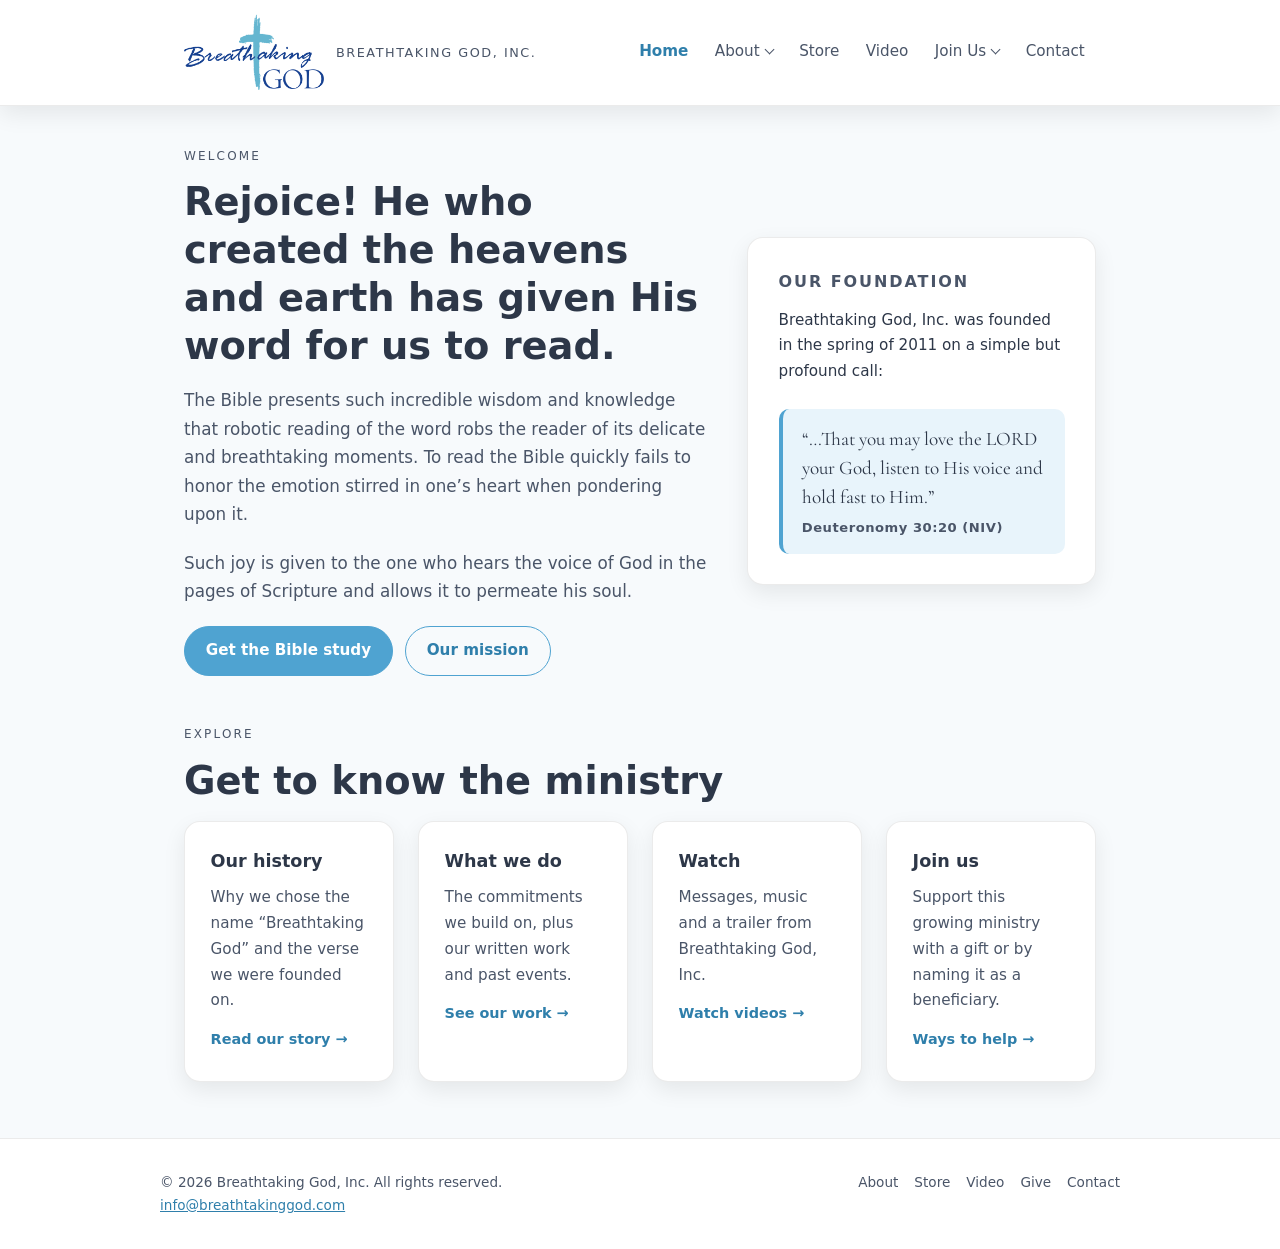
<file: index.html>
<!DOCTYPE html>
<html lang="en">
<head>
  <meta charset="UTF-8" />
  <meta name="viewport" content="width=device-width, initial-scale=1" />
  <title>Breathtaking God, Inc.</title>
  <meta name="description" content="Breathtaking God, Inc. is a ministry founded in 2011 to help hearts slow down, listen for God's voice in Scripture, and respond to His Word." />
  <link rel="icon" href="favicon.png" />
  <link rel="preconnect" href="https://fonts.googleapis.com" />
  <link rel="preconnect" href="https://fonts.gstatic.com" crossorigin />
  <link href="https://fonts.googleapis.com/css2?family=Cormorant+Garamond:ital,wght@0,500;0,600;1,500&display=swap" rel="stylesheet" />
  <link rel="stylesheet" href="styles.css" />
</head>

<body>
  <a class="skip-link" href="#main">Skip to content</a>

  <header class="site-header">
    <div class="nav">
      <a class="nav-brand" href="index.html">
        <img class="nav-logo" src="BreathtakingGodLogo.png" alt="Breathtaking God logo" width="140" height="29" />
        <span class="nav-title">Breathtaking God, Inc.</span>
      </a>

      <button class="nav-toggle" type="button" aria-expanded="false" aria-controls="site-nav">Menu</button>

      <nav id="site-nav" class="nav-links" aria-label="Main">
        <ul>
        <li><a href="index.html" aria-current="page">Home</a></li>
        <li class="has-sub"><a href="history.html">About</a><ul class="sub"><li><a href="history.html">History</a></li><li><a href="mission.html">Mission Statement</a></li><li><a href="what.html">What We Do</a></li></ul></li>
        <li><a href="store.html">Store</a></li>
        <li><a href="video.html">Video</a></li>
        <li class="has-sub"><a href="join.html">Join Us</a><ul class="sub"><li><a href="give.html">Give</a></li><li><a href="designate.html">Designate</a></li></ul></li>
        <li><a href="contact.html">Contact</a></li>
        </ul>
      </nav>
    </div>
  </header>

  <main id="main">
    <section class="hero">
      <div>
        <p class="section-label">Welcome</p>
        <h1 class="section-title">Rejoice! He who created the heavens and earth has given His word for us to read.</h1>

        <p class="hero-intro">
          The Bible presents such incredible wisdom and knowledge that robotic reading of the word robs
          the reader of its delicate and breathtaking moments. To read the Bible quickly fails to honor
          the emotion stirred in one’s heart when pondering upon it.
        </p>
        <p class="hero-intro">
          Such joy is given to the one who hears the voice of God in the pages of Scripture and allows it
          to permeate his soul.
        </p>

        <div class="actions">
          <a class="btn" href="store.html">Get the Bible study</a>
          <a class="btn btn-ghost" href="mission.html">Our mission</a>
        </div>
      </div>

      <aside class="hero-card">
        <h2>Our foundation</h2>
        <p>Breathtaking God, Inc. was founded in the spring of 2011 on a simple but profound call:</p>
        <blockquote class="verse">
          “…That you may love the LORD your God, listen to His voice and hold fast to Him.”
          <cite>Deuteronomy 30:20 (NIV)</cite>
        </blockquote>
      </aside>
    </section>

    <section aria-labelledby="explore-title">
      <p class="section-label">Explore</p>
      <h2 class="section-title" id="explore-title">Get to know the ministry</h2>

      <div class="grid grid-4">
        <a class="card" href="history.html">
          <h3>Our history</h3>
          <p>Why we chose the name “Breathtaking God” and the verse we were founded on.</p>
          <span class="more">Read our story →</span>
        </a>
        <a class="card" href="what.html">
          <h3>What we do</h3>
          <p>The commitments we build on, plus our written work and past events.</p>
          <span class="more">See our work →</span>
        </a>
        <a class="card" href="video.html">
          <h3>Watch</h3>
          <p>Messages, music and a trailer from Breathtaking God, Inc.</p>
          <span class="more">Watch videos →</span>
        </a>
        <a class="card" href="join.html">
          <h3>Join us</h3>
          <p>Support this growing ministry with a gift or by naming it as a beneficiary.</p>
          <span class="more">Ways to help →</span>
        </a>
      </div>
    </section>
  </main>

  <footer>
    <div class="footer-inner">
      <div>
        &copy; 2026 Breathtaking God, Inc. All rights reserved.<br />
        <a href="mailto:info@breathtakinggod.com">info@breathtakinggod.com</a>
      </div>
      <ul class="footer-links">
        <li><a href="history.html">About</a></li>
        <li><a href="store.html">Store</a></li>
        <li><a href="video.html">Video</a></li>
        <li><a href="give.html">Give</a></li>
        <li><a href="contact.html">Contact</a></li>
      </ul>
    </div>
  </footer>

  <script>
    (function () {
      var btn = document.querySelector('.nav-toggle');
      var nav = document.getElementById('site-nav');
      btn.addEventListener('click', function () {
        var open = nav.classList.toggle('open');
        btn.setAttribute('aria-expanded', open ? 'true' : 'false');
        btn.textContent = open ? 'Close' : 'Menu';
      });
    })();
  </script>

</body>
</html>
</file>
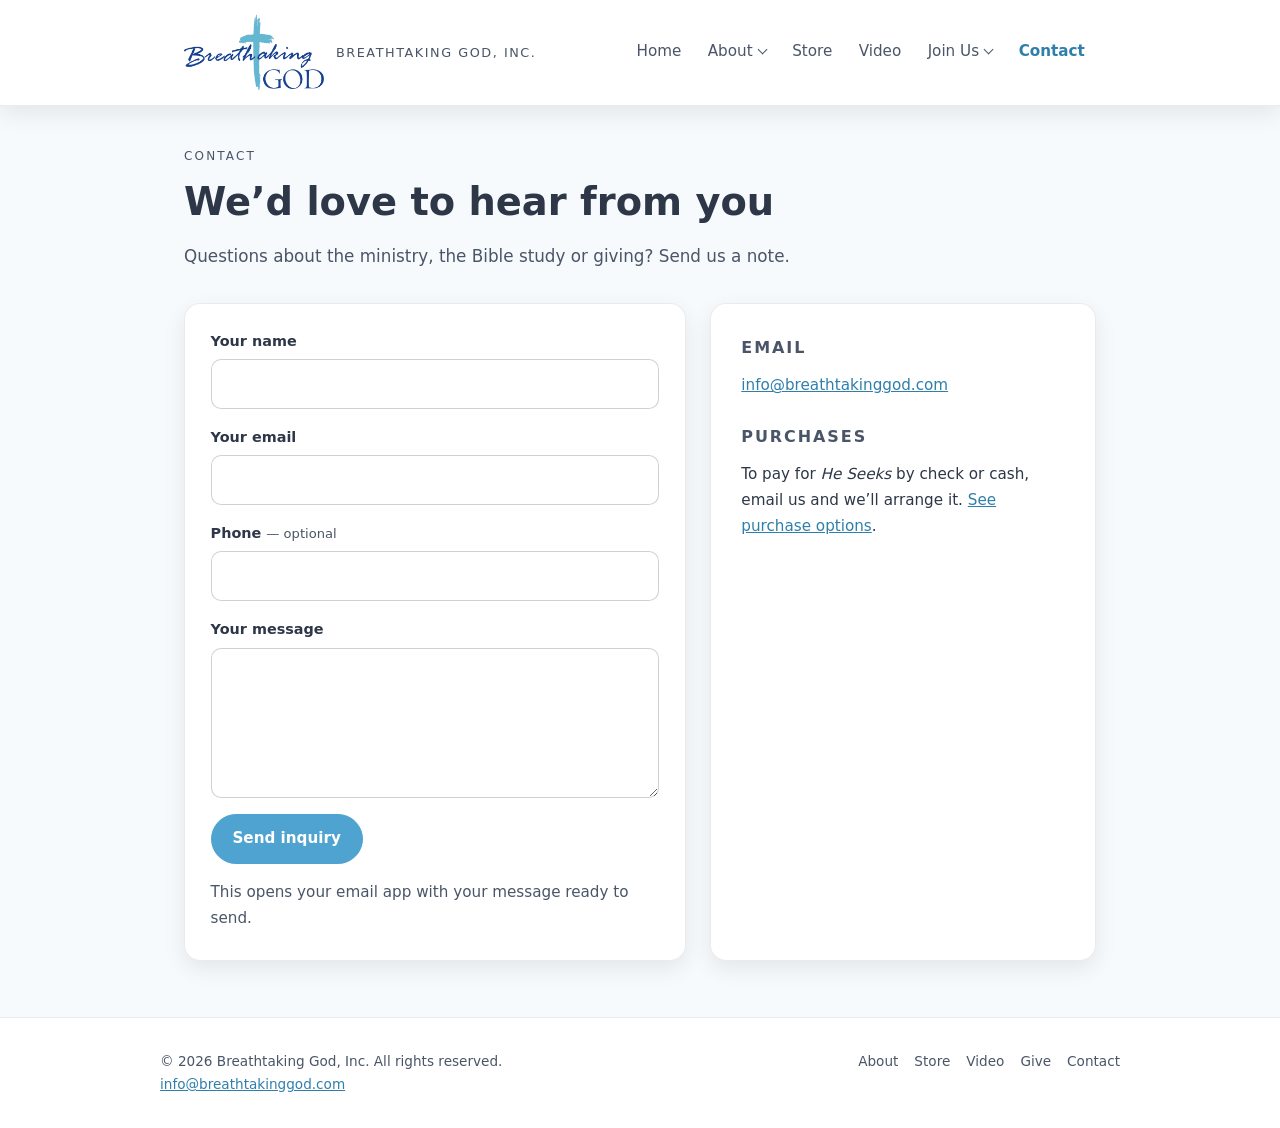
<file: contact.html>
<!DOCTYPE html>
<html lang="en">
<head>
  <meta charset="UTF-8" />
  <meta name="viewport" content="width=device-width, initial-scale=1" />
  <title>Contact – Breathtaking God, Inc.</title>
  <meta name="description" content="Contact Breathtaking God, Inc. with questions, purchase inquiries or prayer requests at info@breathtakinggod.com." />
  <link rel="icon" href="favicon.png" />
  <link rel="preconnect" href="https://fonts.googleapis.com" />
  <link rel="preconnect" href="https://fonts.gstatic.com" crossorigin />
  <link href="https://fonts.googleapis.com/css2?family=Cormorant+Garamond:ital,wght@0,500;0,600;1,500&display=swap" rel="stylesheet" />
  <link rel="stylesheet" href="styles.css" />
</head>

<body>
  <a class="skip-link" href="#main">Skip to content</a>

  <header class="site-header">
    <div class="nav">
      <a class="nav-brand" href="index.html">
        <img class="nav-logo" src="BreathtakingGodLogo.png" alt="Breathtaking God logo" width="140" height="29" />
        <span class="nav-title">Breathtaking God, Inc.</span>
      </a>

      <button class="nav-toggle" type="button" aria-expanded="false" aria-controls="site-nav">Menu</button>

      <nav id="site-nav" class="nav-links" aria-label="Main">
        <ul>
        <li><a href="index.html">Home</a></li>
        <li class="has-sub"><a href="history.html">About</a><ul class="sub"><li><a href="history.html">History</a></li><li><a href="mission.html">Mission Statement</a></li><li><a href="what.html">What We Do</a></li></ul></li>
        <li><a href="store.html">Store</a></li>
        <li><a href="video.html">Video</a></li>
        <li class="has-sub"><a href="join.html">Join Us</a><ul class="sub"><li><a href="give.html">Give</a></li><li><a href="designate.html">Designate</a></li></ul></li>
        <li><a href="contact.html" aria-current="page">Contact</a></li>
        </ul>
      </nav>
    </div>
  </header>

  <main id="main">
    <section>
      <div class="page-head">
        <p class="section-label">Contact</p>
        <h1 class="section-title">We’d love to hear from you</h1>
        <p class="lead">Questions about the ministry, the Bible study or giving? Send us a note.</p>
      </div>

      <div class="scripture-block">
        <div class="card">
          <form id="contact-form" class="form" novalidate>
            <div class="field">
              <label for="c-name">Your name</label>
              <input id="c-name" name="name" type="text" required autocomplete="name" />
            </div>
            <div class="field">
              <label for="c-email">Your email</label>
              <input id="c-email" name="email" type="email" required autocomplete="email" />
            </div>
            <div class="field">
              <label for="c-phone">Phone <span class="hint">— optional</span></label>
              <input id="c-phone" name="phone" type="tel" autocomplete="tel" />
            </div>
            <div class="field">
              <label for="c-message">Your message</label>
              <textarea id="c-message" name="message" required></textarea>
            </div>
            <div><button class="btn" type="submit">Send inquiry</button></div>
            <p class="form-note">This opens your email app with your message ready to send.</p>
          </form>
        </div>

        <aside class="hero-card">
          <h2>Email</h2>
          <p><a href="mailto:info@breathtakinggod.com?subject=Breathtaking%20God%20Inquiry">info@breathtakinggod.com</a></p>
          <h2 style="margin-top:1.5rem">Purchases</h2>
          <p>To pay for <em>He Seeks</em> by check or cash, email us and we’ll arrange it. <a href="store.html#buy">See purchase options</a>.</p>
        </aside>
      </div>
    </section>
  </main>

  <footer>
    <div class="footer-inner">
      <div>
        &copy; 2026 Breathtaking God, Inc. All rights reserved.<br />
        <a href="mailto:info@breathtakinggod.com">info@breathtakinggod.com</a>
      </div>
      <ul class="footer-links">
        <li><a href="history.html">About</a></li>
        <li><a href="store.html">Store</a></li>
        <li><a href="video.html">Video</a></li>
        <li><a href="give.html">Give</a></li>
        <li><a href="contact.html">Contact</a></li>
      </ul>
    </div>
  </footer>

  <script>
    (function () {
      var btn = document.querySelector('.nav-toggle');
      var nav = document.getElementById('site-nav');
      btn.addEventListener('click', function () {
        var open = nav.classList.toggle('open');
        btn.setAttribute('aria-expanded', open ? 'true' : 'false');
        btn.textContent = open ? 'Close' : 'Menu';
      });
    })();
  </script>
  <script>
    (function () {
      var form = document.getElementById('contact-form');
      form.addEventListener('submit', function (e) {
        e.preventDefault();
        if (!form.reportValidity()) return;
        var d = new FormData(form);
        var body = 'Name: ' + d.get('name') + '\n' +
                   'Email: ' + d.get('email') + '\n' +
                   (d.get('phone') ? 'Phone: ' + d.get('phone') + '\n' : '') +
                   '\n' + d.get('message');
        window.location.href = 'mailto:info@breathtakinggod.com?subject=' +
          encodeURIComponent('Breathtaking God Inquiry') + '&body=' + encodeURIComponent(body);
      });
    })();
  </script>
</body>
</html>
</file>
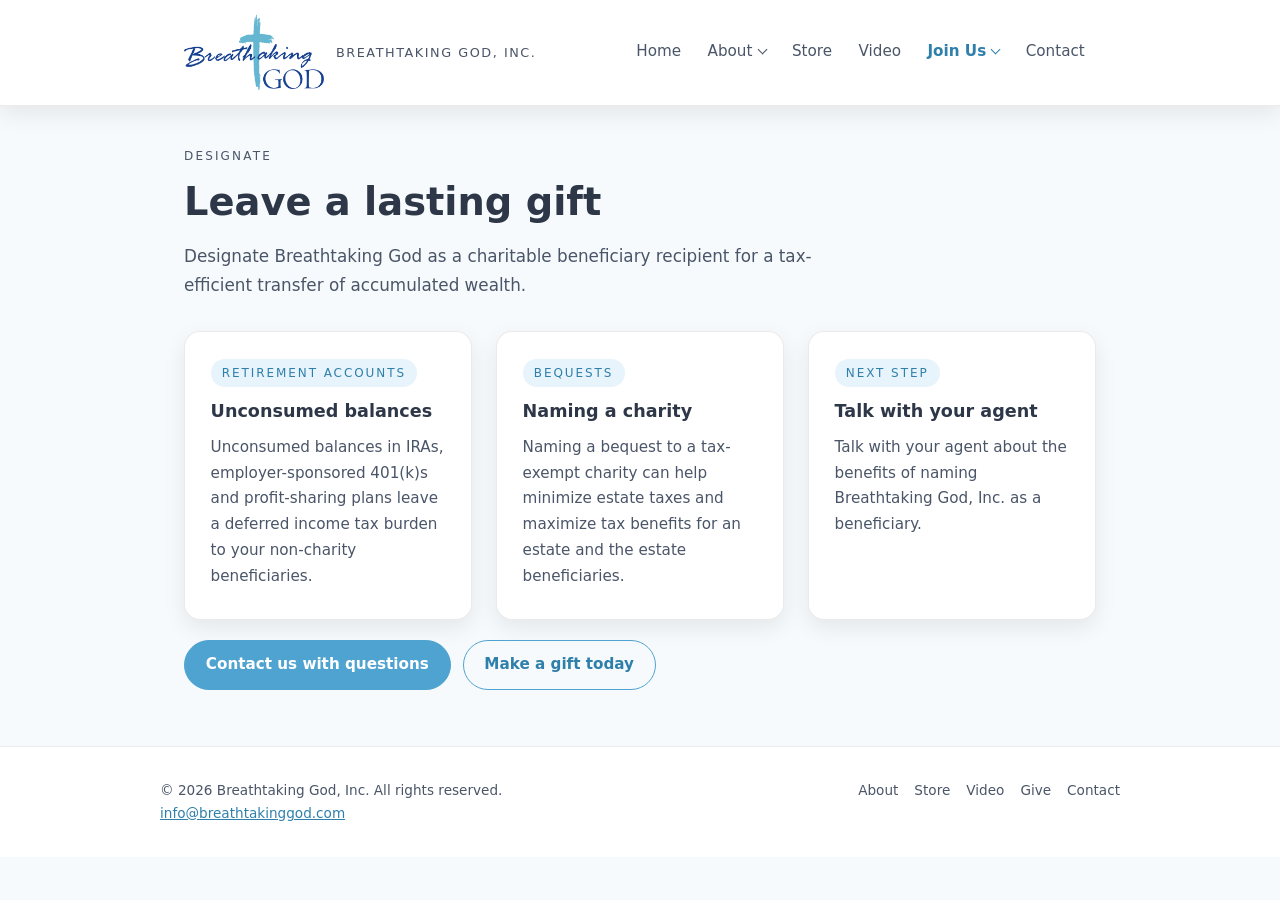
<file: designate.html>
<!DOCTYPE html>
<html lang="en">
<head>
  <meta charset="UTF-8" />
  <meta name="viewport" content="width=device-width, initial-scale=1" />
  <title>Designate – Breathtaking God, Inc.</title>
  <meta name="description" content="Designate Breathtaking God, Inc. as a charitable beneficiary for a tax-efficient transfer of accumulated wealth." />
  <link rel="icon" href="favicon.png" />
  <link rel="preconnect" href="https://fonts.googleapis.com" />
  <link rel="preconnect" href="https://fonts.gstatic.com" crossorigin />
  <link href="https://fonts.googleapis.com/css2?family=Cormorant+Garamond:ital,wght@0,500;0,600;1,500&display=swap" rel="stylesheet" />
  <link rel="stylesheet" href="styles.css" />
</head>

<body>
  <a class="skip-link" href="#main">Skip to content</a>

  <header class="site-header">
    <div class="nav">
      <a class="nav-brand" href="index.html">
        <img class="nav-logo" src="BreathtakingGodLogo.png" alt="Breathtaking God logo" width="140" height="29" />
        <span class="nav-title">Breathtaking God, Inc.</span>
      </a>

      <button class="nav-toggle" type="button" aria-expanded="false" aria-controls="site-nav">Menu</button>

      <nav id="site-nav" class="nav-links" aria-label="Main">
        <ul>
        <li><a href="index.html">Home</a></li>
        <li class="has-sub"><a href="history.html">About</a><ul class="sub"><li><a href="history.html">History</a></li><li><a href="mission.html">Mission Statement</a></li><li><a href="what.html">What We Do</a></li></ul></li>
        <li><a href="store.html">Store</a></li>
        <li><a href="video.html">Video</a></li>
        <li class="has-sub is-active"><a href="join.html">Join Us</a><ul class="sub"><li><a href="give.html">Give</a></li><li><a href="designate.html" aria-current="page">Designate</a></li></ul></li>
        <li><a href="contact.html">Contact</a></li>
        </ul>
      </nav>
    </div>
  </header>

  <main id="main">
    <section>
      <div class="page-head">
        <p class="section-label">Designate</p>
        <h1 class="section-title">Leave a lasting gift</h1>
        <p class="lead">
          Designate Breathtaking God as a charitable beneficiary recipient for a tax-efficient transfer of
          accumulated wealth.
        </p>
      </div>

      <div class="grid">
        <article class="card">
          <span class="tag">Retirement accounts</span>
          <h3>Unconsumed balances</h3>
          <p>
            Unconsumed balances in IRAs, employer-sponsored 401(k)s and profit-sharing plans leave a deferred
            income tax burden to your non-charity beneficiaries.
          </p>
        </article>
        <article class="card">
          <span class="tag">Bequests</span>
          <h3>Naming a charity</h3>
          <p>
            Naming a bequest to a tax-exempt charity can help minimize estate taxes and maximize tax benefits
            for an estate and the estate beneficiaries.
          </p>
        </article>
        <article class="card">
          <span class="tag">Next step</span>
          <h3>Talk with your agent</h3>
          <p>
            Talk with your agent about the benefits of naming Breathtaking God, Inc. as a beneficiary.
          </p>
        </article>
      </div>

      <div class="actions">
        <a class="btn" href="contact.html">Contact us with questions</a>
        <a class="btn btn-ghost" href="give.html">Make a gift today</a>
      </div>
    </section>
  </main>

  <footer>
    <div class="footer-inner">
      <div>
        &copy; 2026 Breathtaking God, Inc. All rights reserved.<br />
        <a href="mailto:info@breathtakinggod.com">info@breathtakinggod.com</a>
      </div>
      <ul class="footer-links">
        <li><a href="history.html">About</a></li>
        <li><a href="store.html">Store</a></li>
        <li><a href="video.html">Video</a></li>
        <li><a href="give.html">Give</a></li>
        <li><a href="contact.html">Contact</a></li>
      </ul>
    </div>
  </footer>

  <script>
    (function () {
      var btn = document.querySelector('.nav-toggle');
      var nav = document.getElementById('site-nav');
      btn.addEventListener('click', function () {
        var open = nav.classList.toggle('open');
        btn.setAttribute('aria-expanded', open ? 'true' : 'false');
        btn.textContent = open ? 'Close' : 'Menu';
      });
    })();
  </script>

</body>
</html>
</file>
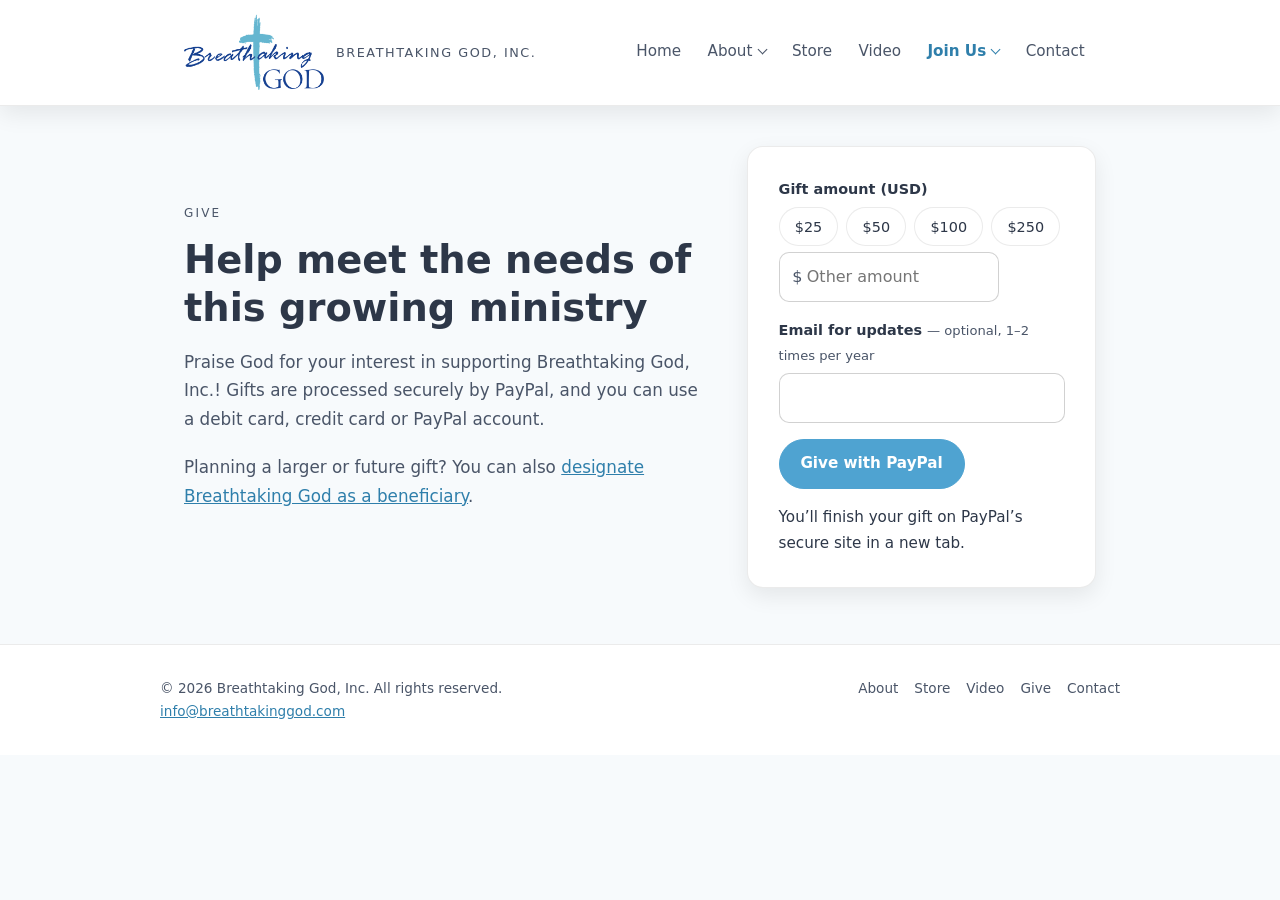
<file: give.html>
<!DOCTYPE html>
<html lang="en">
<head>
  <meta charset="UTF-8" />
  <meta name="viewport" content="width=device-width, initial-scale=1" />
  <title>Give – Breathtaking God, Inc.</title>
  <meta name="description" content="Give a gift to Breathtaking God, Inc. securely through PayPal and help meet the needs of this growing ministry." />
  <link rel="icon" href="favicon.png" />
  <link rel="preconnect" href="https://fonts.googleapis.com" />
  <link rel="preconnect" href="https://fonts.gstatic.com" crossorigin />
  <link href="https://fonts.googleapis.com/css2?family=Cormorant+Garamond:ital,wght@0,500;0,600;1,500&display=swap" rel="stylesheet" />
  <link rel="stylesheet" href="styles.css" />
</head>

<body>
  <a class="skip-link" href="#main">Skip to content</a>

  <header class="site-header">
    <div class="nav">
      <a class="nav-brand" href="index.html">
        <img class="nav-logo" src="BreathtakingGodLogo.png" alt="Breathtaking God logo" width="140" height="29" />
        <span class="nav-title">Breathtaking God, Inc.</span>
      </a>

      <button class="nav-toggle" type="button" aria-expanded="false" aria-controls="site-nav">Menu</button>

      <nav id="site-nav" class="nav-links" aria-label="Main">
        <ul>
        <li><a href="index.html">Home</a></li>
        <li class="has-sub"><a href="history.html">About</a><ul class="sub"><li><a href="history.html">History</a></li><li><a href="mission.html">Mission Statement</a></li><li><a href="what.html">What We Do</a></li></ul></li>
        <li><a href="store.html">Store</a></li>
        <li><a href="video.html">Video</a></li>
        <li class="has-sub is-active"><a href="join.html">Join Us</a><ul class="sub"><li><a href="give.html" aria-current="page">Give</a></li><li><a href="designate.html">Designate</a></li></ul></li>
        <li><a href="contact.html">Contact</a></li>
        </ul>
      </nav>
    </div>
  </header>

  <main id="main">
    <section class="hero">
      <div>
        <p class="section-label">Give</p>
        <h1 class="section-title">Help meet the needs of this growing ministry</h1>
        <p class="hero-intro">
          Praise God for your interest in supporting Breathtaking God, Inc.! Gifts are processed securely by
          PayPal, and you can use a debit card, credit card or PayPal account.
        </p>
        <p class="hero-intro">
          Planning a larger or future gift? You can also <a href="designate.html">designate Breathtaking God
          as a beneficiary</a>.
        </p>
      </div>

      <div class="hero-card">
        <form class="form" action="https://www.paypal.com/cgi-bin/webscr" method="post" target="_blank">
          <input type="hidden" name="cmd" value="_xclick" />
          <input type="hidden" name="business" value="breathtakinggod@frontier.com" />
          <input type="hidden" name="item_name" value="Donation to Breathtaking God, Inc." />
          <input type="hidden" name="currency_code" value="USD" />
          <input type="hidden" name="no_shipping" value="1" />

          <div class="field">
            <label for="amount">Gift amount (USD)</label>
            <div class="presets" role="group" aria-label="Suggested amounts">
              <button type="button" data-amount="25">$25</button>
              <button type="button" data-amount="50">$50</button>
              <button type="button" data-amount="100">$100</button>
              <button type="button" data-amount="250">$250</button>
            </div>
            <div class="amount-wrap">
              <span aria-hidden="true">$</span>
              <input id="amount" name="amount" type="number" min="1" step="0.01" inputmode="decimal" required placeholder="Other amount" />
            </div>
          </div>

          <input type="hidden" name="on1" value="Email" />
          <div class="field">
            <label for="give-email">Email for updates <span class="hint">— optional, 1–2 times per year</span></label>
            <input id="give-email" name="os1" type="email" maxlength="200" autocomplete="email" />
          </div>

          <div><button class="btn" type="submit">Give with PayPal</button></div>
          <p class="form-note">You’ll finish your gift on PayPal’s secure site in a new tab.</p>
        </form>
      </div>
    </section>
  </main>

  <footer>
    <div class="footer-inner">
      <div>
        &copy; 2026 Breathtaking God, Inc. All rights reserved.<br />
        <a href="mailto:info@breathtakinggod.com">info@breathtakinggod.com</a>
      </div>
      <ul class="footer-links">
        <li><a href="history.html">About</a></li>
        <li><a href="store.html">Store</a></li>
        <li><a href="video.html">Video</a></li>
        <li><a href="give.html">Give</a></li>
        <li><a href="contact.html">Contact</a></li>
      </ul>
    </div>
  </footer>

  <script>
    (function () {
      var btn = document.querySelector('.nav-toggle');
      var nav = document.getElementById('site-nav');
      btn.addEventListener('click', function () {
        var open = nav.classList.toggle('open');
        btn.setAttribute('aria-expanded', open ? 'true' : 'false');
        btn.textContent = open ? 'Close' : 'Menu';
      });
    })();
  </script>
  <script>
    (function () {
      var input = document.getElementById('amount');
      var btns = document.querySelectorAll('.presets button');
      btns.forEach(function (b) {
        b.addEventListener('click', function () {
          input.value = b.dataset.amount;
          btns.forEach(function (x) { x.classList.toggle('is-on', x === b); });
        });
      });
      input.addEventListener('input', function () {
        btns.forEach(function (x) { x.classList.toggle('is-on', x.dataset.amount === input.value); });
      });
    })();
  </script>
</body>
</html>
</file>
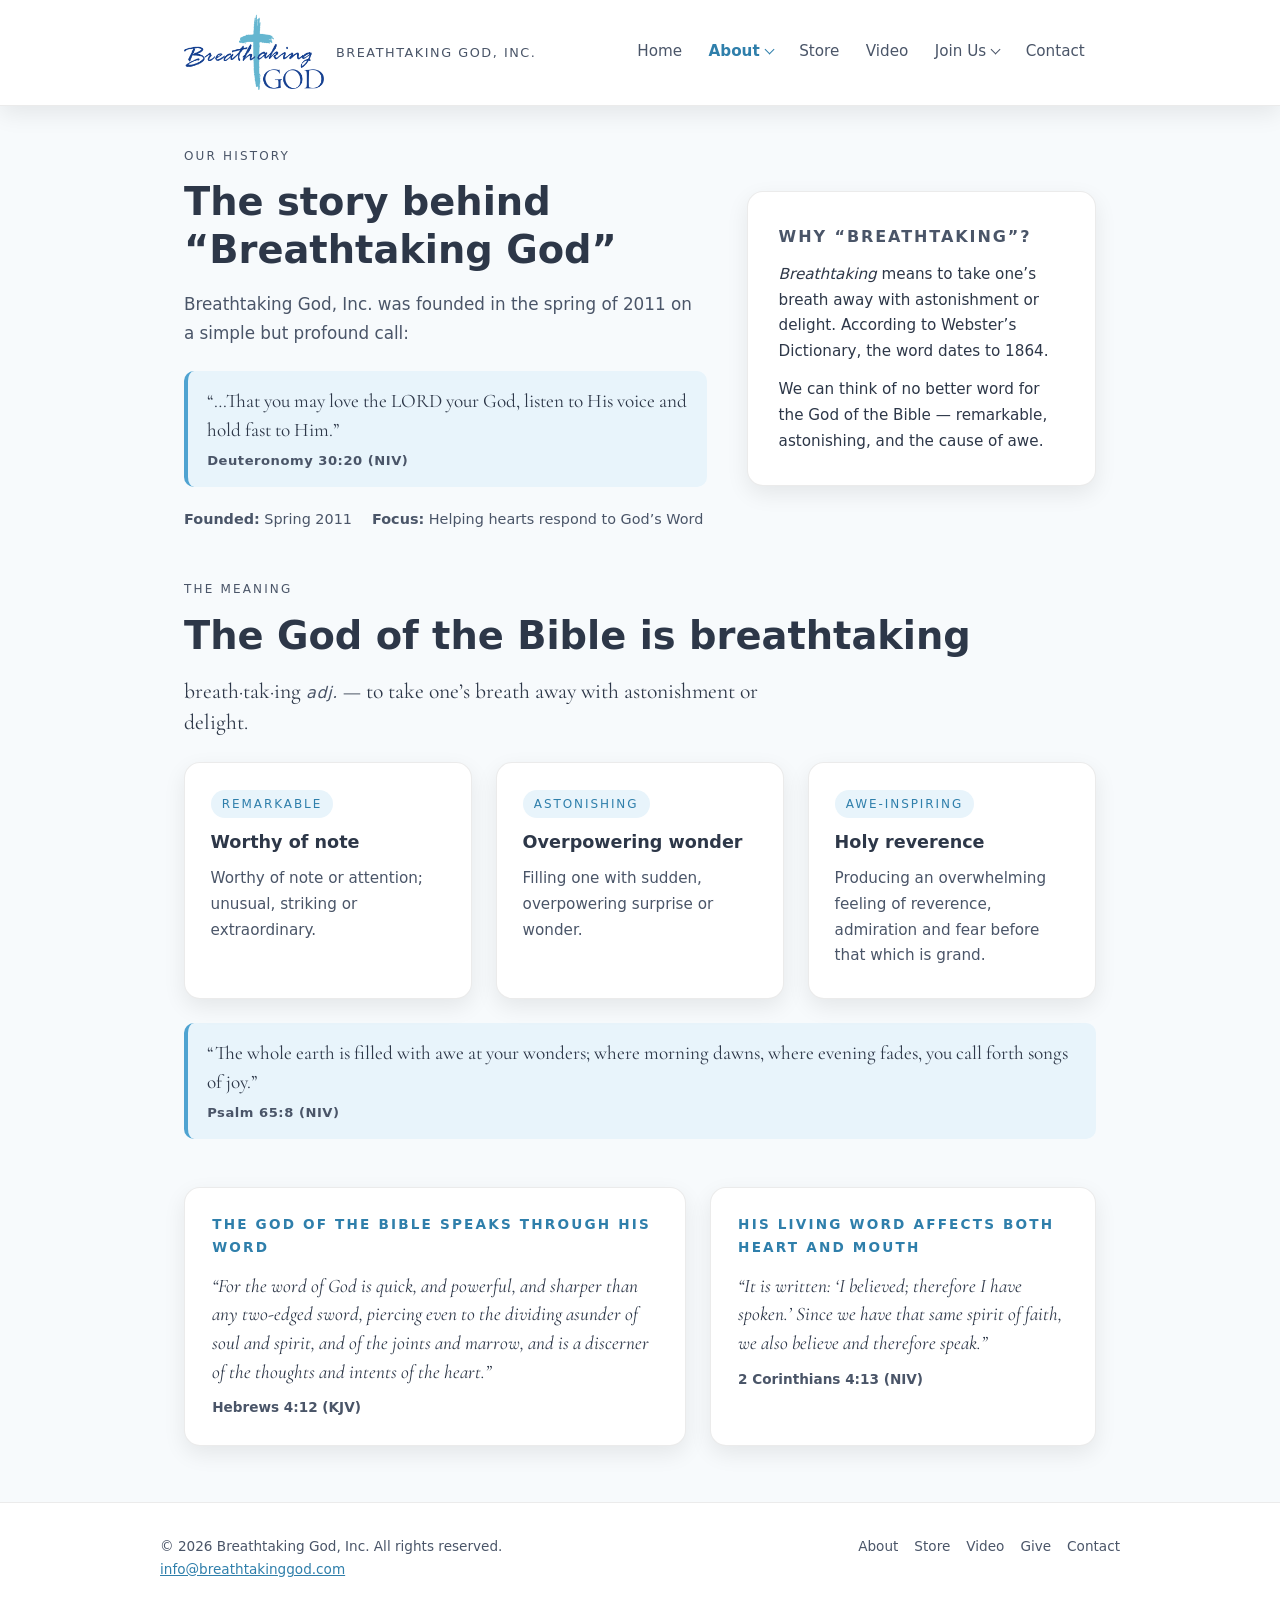
<file: history.html>
<!DOCTYPE html>
<html lang="en">
<head>
  <meta charset="UTF-8" />
  <meta name="viewport" content="width=device-width, initial-scale=1" />
  <title>History – Breathtaking God, Inc.</title>
  <meta name="description" content="The story behind Breathtaking God, Inc., founded in spring 2011, and what the word “breathtaking” says about the God of the Bible." />
  <link rel="icon" href="favicon.png" />
  <link rel="preconnect" href="https://fonts.googleapis.com" />
  <link rel="preconnect" href="https://fonts.gstatic.com" crossorigin />
  <link href="https://fonts.googleapis.com/css2?family=Cormorant+Garamond:ital,wght@0,500;0,600;1,500&display=swap" rel="stylesheet" />
  <link rel="stylesheet" href="styles.css" />
</head>

<body>
  <a class="skip-link" href="#main">Skip to content</a>

  <header class="site-header">
    <div class="nav">
      <a class="nav-brand" href="index.html">
        <img class="nav-logo" src="BreathtakingGodLogo.png" alt="Breathtaking God logo" width="140" height="29" />
        <span class="nav-title">Breathtaking God, Inc.</span>
      </a>

      <button class="nav-toggle" type="button" aria-expanded="false" aria-controls="site-nav">Menu</button>

      <nav id="site-nav" class="nav-links" aria-label="Main">
        <ul>
        <li><a href="index.html">Home</a></li>
        <li class="has-sub is-active"><a href="history.html">About</a><ul class="sub"><li><a href="history.html" aria-current="page">History</a></li><li><a href="mission.html">Mission Statement</a></li><li><a href="what.html">What We Do</a></li></ul></li>
        <li><a href="store.html">Store</a></li>
        <li><a href="video.html">Video</a></li>
        <li class="has-sub"><a href="join.html">Join Us</a><ul class="sub"><li><a href="give.html">Give</a></li><li><a href="designate.html">Designate</a></li></ul></li>
        <li><a href="contact.html">Contact</a></li>
        </ul>
      </nav>
    </div>
  </header>

  <main id="main">
    <section class="hero" id="history">
      <div>
        <p class="section-label">Our history</p>
        <h1 class="section-title">The story behind “Breathtaking God”</h1>

        <p class="hero-intro">
          Breathtaking God, Inc. was founded in the spring of 2011 on a simple but profound call:
        </p>

        <blockquote class="verse">
          “…That you may love the LORD your God, listen to His voice and hold fast to Him.”
          <cite>Deuteronomy 30:20 (NIV)</cite>
        </blockquote>

        <div class="hero-meta" style="margin-top:1.25rem">
          <span><strong>Founded:</strong> Spring 2011</span>
          <span><strong>Focus:</strong> Helping hearts respond to God’s Word</span>
        </div>
      </div>

      <aside class="hero-card">
        <h2>Why “Breathtaking”?</h2>
        <p>
          <em>Breathtaking</em> means to take one’s breath away with astonishment or delight. According to
          Webster’s Dictionary, the word dates to 1864.
        </p>
        <p>
          We can think of no better word for the God of the Bible — remarkable, astonishing, and the
          cause of awe.
        </p>
      </aside>
    </section>

    <section id="meaning">
      <p class="section-label">The meaning</p>
      <h2 class="section-title">The God of the Bible is breathtaking</h2>

      <p class="definition">
        breath·tak·ing <em>adj.</em> — to take one’s breath away with astonishment or delight.
      </p>

      <div class="grid">
        <article class="card">
          <span class="tag">Remarkable</span>
          <h3>Worthy of note</h3>
          <p>Worthy of note or attention; unusual, striking or extraordinary.</p>
        </article>

        <article class="card">
          <span class="tag">Astonishing</span>
          <h3>Overpowering wonder</h3>
          <p>Filling one with sudden, overpowering surprise or wonder.</p>
        </article>

        <article class="card">
          <span class="tag">Awe-inspiring</span>
          <h3>Holy reverence</h3>
          <p>Producing an overwhelming feeling of reverence, admiration and fear before that which is grand.</p>
        </article>
      </div>

      <blockquote class="verse">
        “The whole earth is filled with awe at your wonders; where morning dawns, where evening fades,
        you call forth songs of joy.”
        <cite>Psalm 65:8 (NIV)</cite>
      </blockquote>
    </section>

    <section id="scripture" class="scripture-block">
      <div class="scripture-card">
        <h3>The God of the Bible speaks through His word</h3>
        <p class="scripture-text">
          “For the word of God is quick, and powerful, and sharper than any two-edged sword, piercing even
          to the dividing asunder of soul and spirit, and of the joints and marrow, and is a discerner of
          the thoughts and intents of the heart.”
        </p>
        <p class="scripture-ref">Hebrews 4:12 (KJV)</p>
      </div>

      <div class="scripture-card">
        <h3>His living word affects both heart and mouth</h3>
        <p class="scripture-text">
          “It is written: ‘I believed; therefore I have spoken.’ Since we have that same spirit of faith,
          we also believe and therefore speak.”
        </p>
        <p class="scripture-ref">2 Corinthians 4:13 (NIV)</p>
      </div>
    </section>
  </main>

  <footer>
    <div class="footer-inner">
      <div>
        &copy; 2026 Breathtaking God, Inc. All rights reserved.<br />
        <a href="mailto:info@breathtakinggod.com">info@breathtakinggod.com</a>
      </div>
      <ul class="footer-links">
        <li><a href="history.html">About</a></li>
        <li><a href="store.html">Store</a></li>
        <li><a href="video.html">Video</a></li>
        <li><a href="give.html">Give</a></li>
        <li><a href="contact.html">Contact</a></li>
      </ul>
    </div>
  </footer>

  <script>
    (function () {
      var btn = document.querySelector('.nav-toggle');
      var nav = document.getElementById('site-nav');
      btn.addEventListener('click', function () {
        var open = nav.classList.toggle('open');
        btn.setAttribute('aria-expanded', open ? 'true' : 'false');
        btn.textContent = open ? 'Close' : 'Menu';
      });
    })();
  </script>

</body>
</html>
</file>
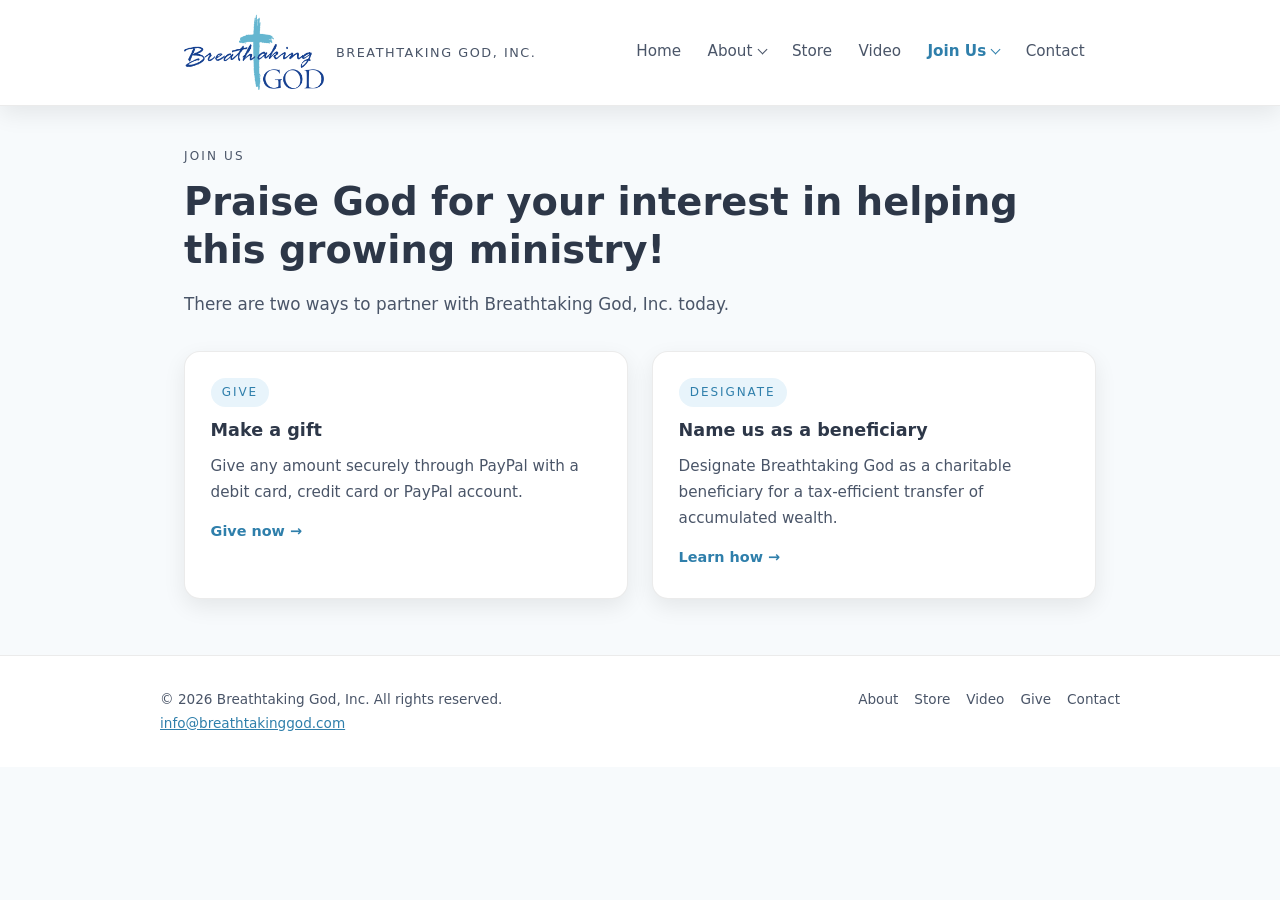
<file: join.html>
<!DOCTYPE html>
<html lang="en">
<head>
  <meta charset="UTF-8" />
  <meta name="viewport" content="width=device-width, initial-scale=1" />
  <title>Join Us – Breathtaking God, Inc.</title>
  <meta name="description" content="Help meet the needs of Breathtaking God, Inc. by giving a gift or designating the ministry as a charitable beneficiary." />
  <link rel="icon" href="favicon.png" />
  <link rel="preconnect" href="https://fonts.googleapis.com" />
  <link rel="preconnect" href="https://fonts.gstatic.com" crossorigin />
  <link href="https://fonts.googleapis.com/css2?family=Cormorant+Garamond:ital,wght@0,500;0,600;1,500&display=swap" rel="stylesheet" />
  <link rel="stylesheet" href="styles.css" />
</head>

<body>
  <a class="skip-link" href="#main">Skip to content</a>

  <header class="site-header">
    <div class="nav">
      <a class="nav-brand" href="index.html">
        <img class="nav-logo" src="BreathtakingGodLogo.png" alt="Breathtaking God logo" width="140" height="29" />
        <span class="nav-title">Breathtaking God, Inc.</span>
      </a>

      <button class="nav-toggle" type="button" aria-expanded="false" aria-controls="site-nav">Menu</button>

      <nav id="site-nav" class="nav-links" aria-label="Main">
        <ul>
        <li><a href="index.html">Home</a></li>
        <li class="has-sub"><a href="history.html">About</a><ul class="sub"><li><a href="history.html">History</a></li><li><a href="mission.html">Mission Statement</a></li><li><a href="what.html">What We Do</a></li></ul></li>
        <li><a href="store.html">Store</a></li>
        <li><a href="video.html">Video</a></li>
        <li class="has-sub is-active"><a href="join.html" aria-current="page">Join Us</a><ul class="sub"><li><a href="give.html">Give</a></li><li><a href="designate.html">Designate</a></li></ul></li>
        <li><a href="contact.html">Contact</a></li>
        </ul>
      </nav>
    </div>
  </header>

  <main id="main">
    <section>
      <div class="page-head">
        <p class="section-label">Join us</p>
        <h1 class="section-title">Praise God for your interest in helping this growing ministry!</h1>
        <p class="lead">There are two ways to partner with Breathtaking God, Inc. today.</p>
      </div>

      <div class="grid grid-2">
        <a class="card" href="give.html">
          <span class="tag">Give</span>
          <h3>Make a gift</h3>
          <p>Give any amount securely through PayPal with a debit card, credit card or PayPal account.</p>
          <span class="more">Give now →</span>
        </a>
        <a class="card" href="designate.html">
          <span class="tag">Designate</span>
          <h3>Name us as a beneficiary</h3>
          <p>Designate Breathtaking God as a charitable beneficiary for a tax-efficient transfer of accumulated wealth.</p>
          <span class="more">Learn how →</span>
        </a>
      </div>
    </section>
  </main>

  <footer>
    <div class="footer-inner">
      <div>
        &copy; 2026 Breathtaking God, Inc. All rights reserved.<br />
        <a href="mailto:info@breathtakinggod.com">info@breathtakinggod.com</a>
      </div>
      <ul class="footer-links">
        <li><a href="history.html">About</a></li>
        <li><a href="store.html">Store</a></li>
        <li><a href="video.html">Video</a></li>
        <li><a href="give.html">Give</a></li>
        <li><a href="contact.html">Contact</a></li>
      </ul>
    </div>
  </footer>

  <script>
    (function () {
      var btn = document.querySelector('.nav-toggle');
      var nav = document.getElementById('site-nav');
      btn.addEventListener('click', function () {
        var open = nav.classList.toggle('open');
        btn.setAttribute('aria-expanded', open ? 'true' : 'false');
        btn.textContent = open ? 'Close' : 'Menu';
      });
    })();
  </script>

</body>
</html>
</file>
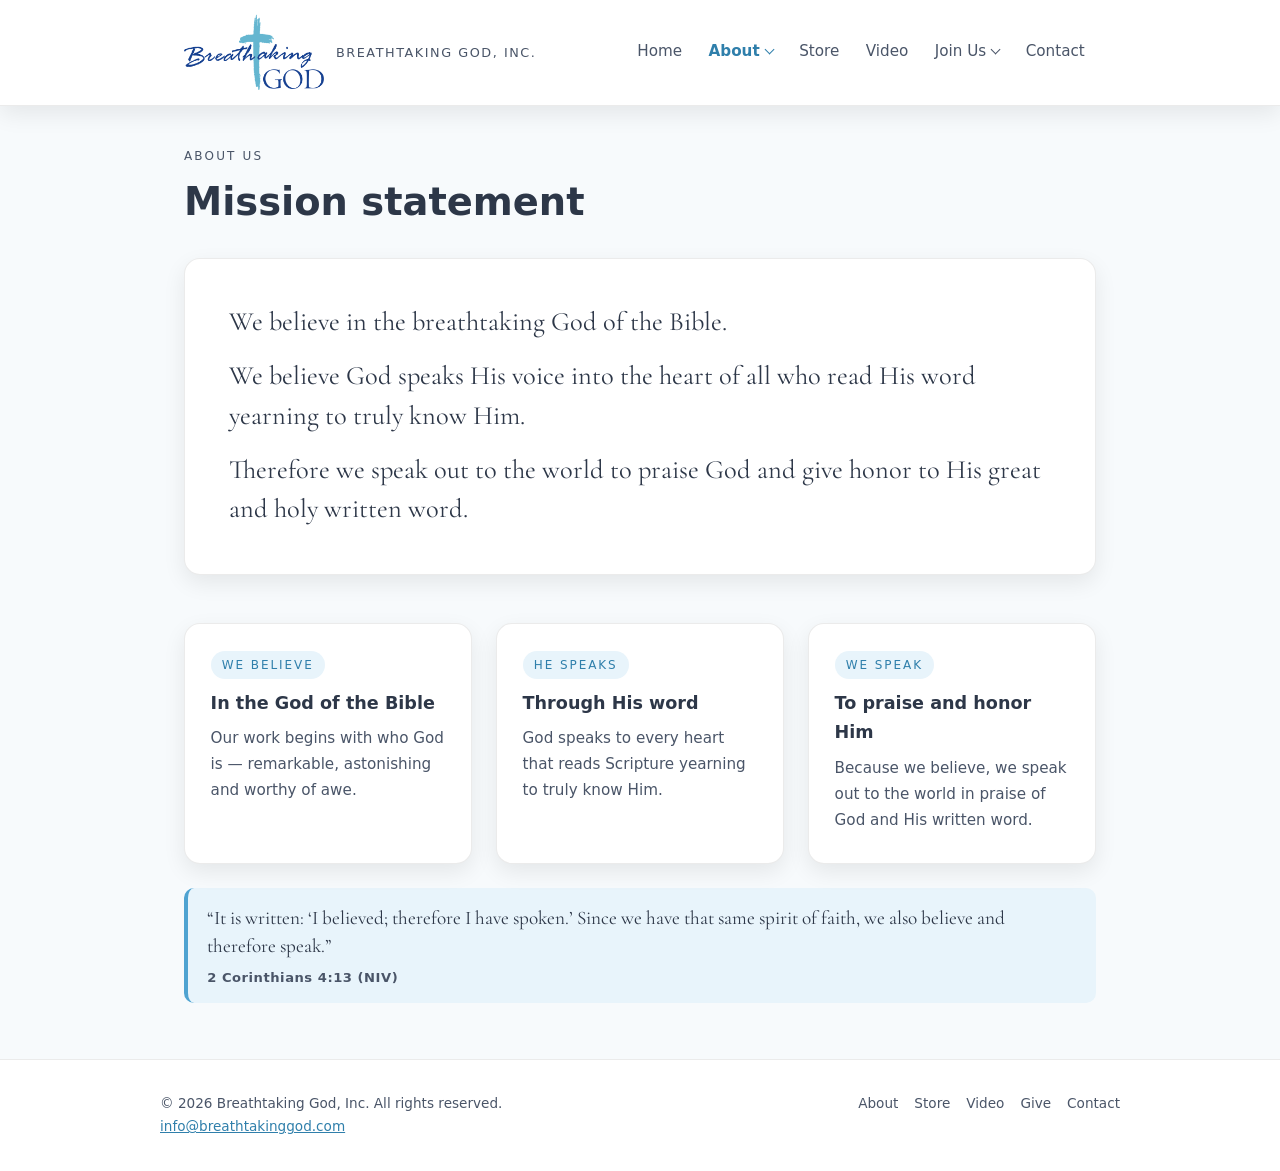
<file: mission.html>
<!DOCTYPE html>
<html lang="en">
<head>
  <meta charset="UTF-8" />
  <meta name="viewport" content="width=device-width, initial-scale=1" />
  <title>Mission Statement – Breathtaking God, Inc.</title>
  <meta name="description" content="The mission statement of Breathtaking God, Inc.: we believe in the breathtaking God of the Bible, and we speak out to praise Him and honor His word." />
  <link rel="icon" href="favicon.png" />
  <link rel="preconnect" href="https://fonts.googleapis.com" />
  <link rel="preconnect" href="https://fonts.gstatic.com" crossorigin />
  <link href="https://fonts.googleapis.com/css2?family=Cormorant+Garamond:ital,wght@0,500;0,600;1,500&display=swap" rel="stylesheet" />
  <link rel="stylesheet" href="styles.css" />
</head>

<body>
  <a class="skip-link" href="#main">Skip to content</a>

  <header class="site-header">
    <div class="nav">
      <a class="nav-brand" href="index.html">
        <img class="nav-logo" src="BreathtakingGodLogo.png" alt="Breathtaking God logo" width="140" height="29" />
        <span class="nav-title">Breathtaking God, Inc.</span>
      </a>

      <button class="nav-toggle" type="button" aria-expanded="false" aria-controls="site-nav">Menu</button>

      <nav id="site-nav" class="nav-links" aria-label="Main">
        <ul>
        <li><a href="index.html">Home</a></li>
        <li class="has-sub is-active"><a href="history.html">About</a><ul class="sub"><li><a href="history.html">History</a></li><li><a href="mission.html" aria-current="page">Mission Statement</a></li><li><a href="what.html">What We Do</a></li></ul></li>
        <li><a href="store.html">Store</a></li>
        <li><a href="video.html">Video</a></li>
        <li class="has-sub"><a href="join.html">Join Us</a><ul class="sub"><li><a href="give.html">Give</a></li><li><a href="designate.html">Designate</a></li></ul></li>
        <li><a href="contact.html">Contact</a></li>
        </ul>
      </nav>
    </div>
  </header>

  <main id="main">
    <section>
      <div class="page-head">
        <p class="section-label">About us</p>
        <h1 class="section-title">Mission statement</h1>
      </div>

      <div class="statement">
        <p>We believe in the breathtaking God of the Bible.</p>
        <p>We believe God speaks His voice into the heart of all who read His word yearning to truly know Him.</p>
        <p>Therefore we speak out to the world to praise God and give honor to His great and holy written word.</p>
      </div>
    </section>

    <section>
      <div class="grid">
        <article class="card">
          <span class="tag">We believe</span>
          <h3>In the God of the Bible</h3>
          <p>Our work begins with who God is — remarkable, astonishing and worthy of awe.</p>
        </article>
        <article class="card">
          <span class="tag">He speaks</span>
          <h3>Through His word</h3>
          <p>God speaks to every heart that reads Scripture yearning to truly know Him.</p>
        </article>
        <article class="card">
          <span class="tag">We speak</span>
          <h3>To praise and honor Him</h3>
          <p>Because we believe, we speak out to the world in praise of God and His written word.</p>
        </article>
      </div>

      <blockquote class="verse">
        “It is written: ‘I believed; therefore I have spoken.’ Since we have that same spirit of faith,
        we also believe and therefore speak.”
        <cite>2 Corinthians 4:13 (NIV)</cite>
      </blockquote>
    </section>
  </main>

  <footer>
    <div class="footer-inner">
      <div>
        &copy; 2026 Breathtaking God, Inc. All rights reserved.<br />
        <a href="mailto:info@breathtakinggod.com">info@breathtakinggod.com</a>
      </div>
      <ul class="footer-links">
        <li><a href="history.html">About</a></li>
        <li><a href="store.html">Store</a></li>
        <li><a href="video.html">Video</a></li>
        <li><a href="give.html">Give</a></li>
        <li><a href="contact.html">Contact</a></li>
      </ul>
    </div>
  </footer>

  <script>
    (function () {
      var btn = document.querySelector('.nav-toggle');
      var nav = document.getElementById('site-nav');
      btn.addEventListener('click', function () {
        var open = nav.classList.toggle('open');
        btn.setAttribute('aria-expanded', open ? 'true' : 'false');
        btn.textContent = open ? 'Close' : 'Menu';
      });
    })();
  </script>

</body>
</html>
</file>
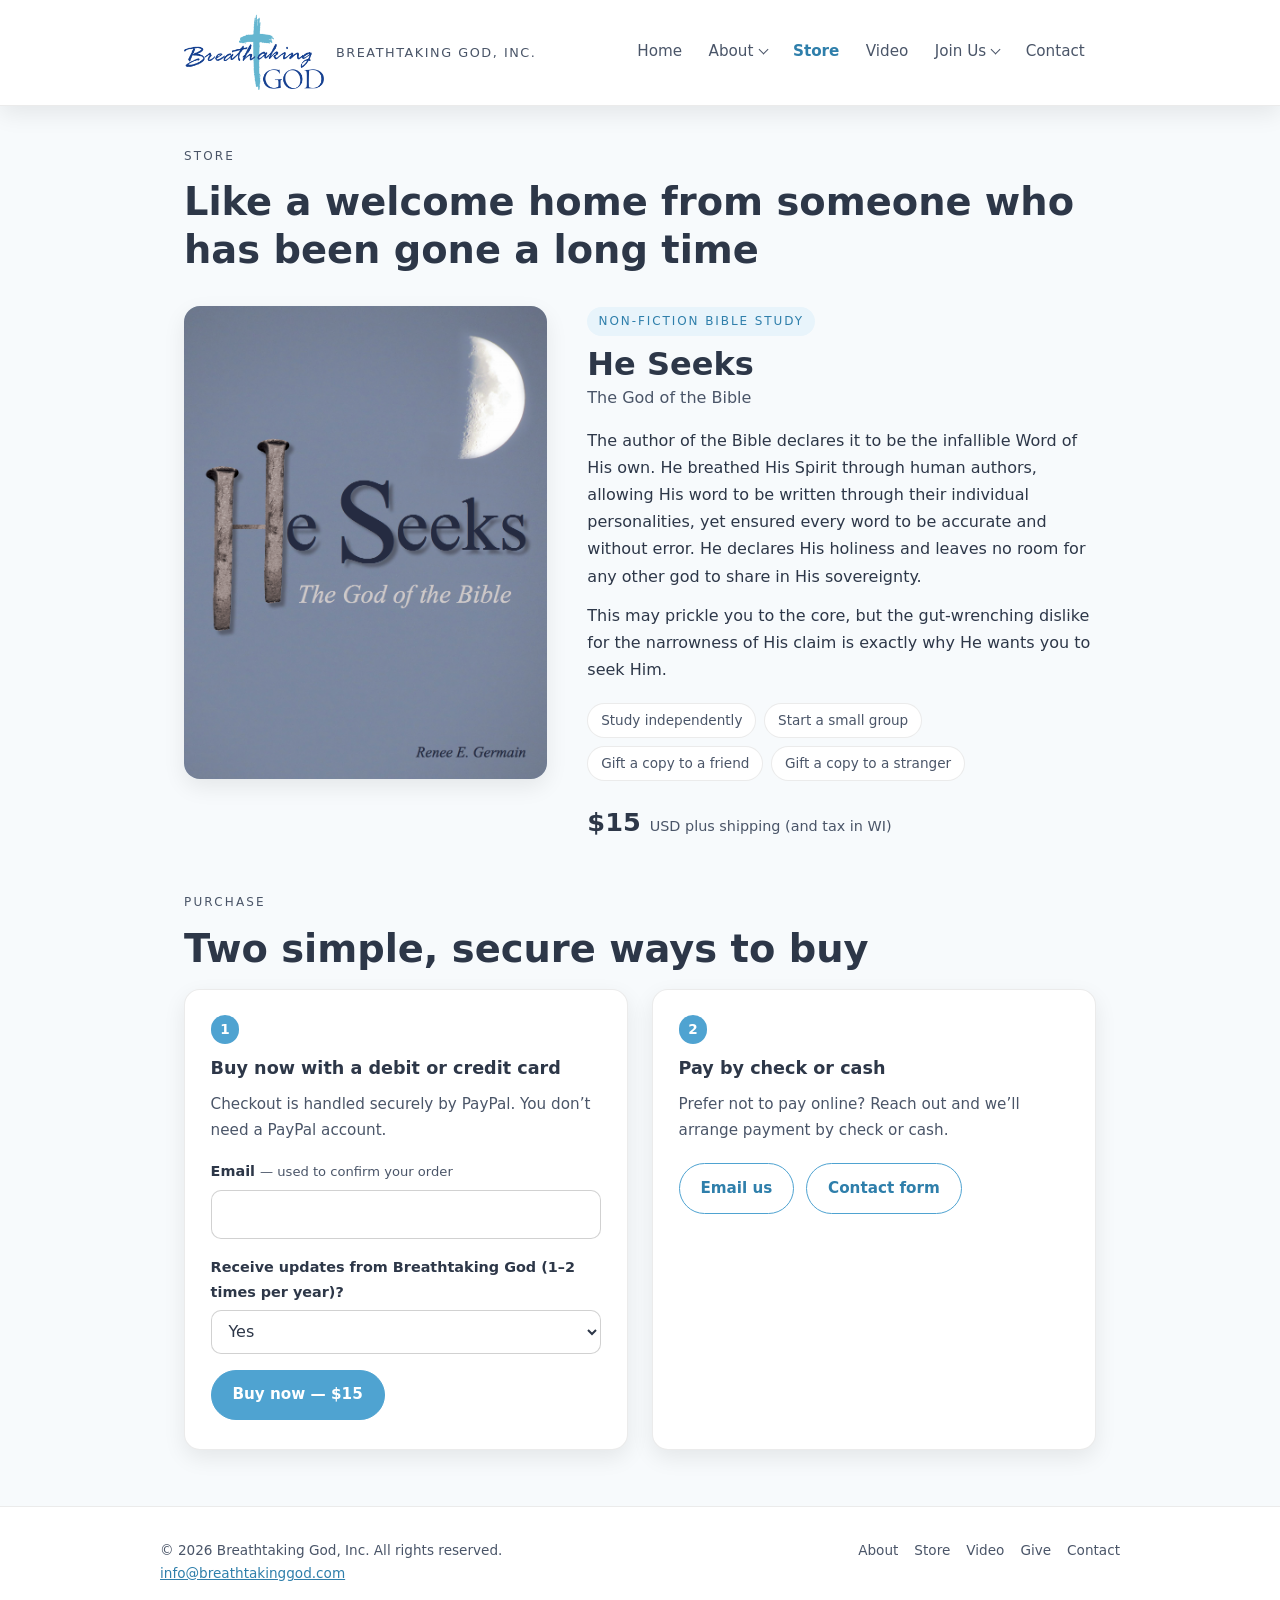
<file: store.html>
<!DOCTYPE html>
<html lang="en">
<head>
  <meta charset="UTF-8" />
  <meta name="viewport" content="width=device-width, initial-scale=1" />
  <title>Store – He Seeks: The God of the Bible</title>
  <meta name="description" content="He Seeks: The God of the Bible, a non-fiction Bible study from Breathtaking God, Inc. $15 plus shipping. Buy online or pay by check or cash." />
  <link rel="icon" href="favicon.png" />
  <link rel="preconnect" href="https://fonts.googleapis.com" />
  <link rel="preconnect" href="https://fonts.gstatic.com" crossorigin />
  <link href="https://fonts.googleapis.com/css2?family=Cormorant+Garamond:ital,wght@0,500;0,600;1,500&display=swap" rel="stylesheet" />
  <link rel="stylesheet" href="styles.css" />
</head>

<body>
  <a class="skip-link" href="#main">Skip to content</a>

  <header class="site-header">
    <div class="nav">
      <a class="nav-brand" href="index.html">
        <img class="nav-logo" src="BreathtakingGodLogo.png" alt="Breathtaking God logo" width="140" height="29" />
        <span class="nav-title">Breathtaking God, Inc.</span>
      </a>

      <button class="nav-toggle" type="button" aria-expanded="false" aria-controls="site-nav">Menu</button>

      <nav id="site-nav" class="nav-links" aria-label="Main">
        <ul>
        <li><a href="index.html">Home</a></li>
        <li class="has-sub"><a href="history.html">About</a><ul class="sub"><li><a href="history.html">History</a></li><li><a href="mission.html">Mission Statement</a></li><li><a href="what.html">What We Do</a></li></ul></li>
        <li><a href="store.html" aria-current="page">Store</a></li>
        <li><a href="video.html">Video</a></li>
        <li class="has-sub"><a href="join.html">Join Us</a><ul class="sub"><li><a href="give.html">Give</a></li><li><a href="designate.html">Designate</a></li></ul></li>
        <li><a href="contact.html">Contact</a></li>
        </ul>
      </nav>
    </div>
  </header>

  <main id="main">
    <section>
      <div class="page-head">
        <p class="section-label">Store</p>
        <h1 class="section-title">Like a welcome home from someone who has been gone a long time</h1>
      </div>

      <div class="book">
        <div class="book-cover">
          <img src="he-seeks-cover.png" alt="Cover of He Seeks: The God of the Bible"
               onerror="this.replaceWith(Object.assign(document.createElement('div'),{className:'fallback',textContent:'He Seeks'}))" />
        </div>

        <div>
          <span class="tag">Non-fiction Bible study</span>
          <h2>He Seeks</h2>
          <p class="subtitle">The God of the Bible</p>

          <p>
            The author of the Bible declares it to be the infallible Word of His own. He breathed His Spirit
            through human authors, allowing His word to be written through their individual personalities, yet
            ensured every word to be accurate and without error. He declares His holiness and leaves no room
            for any other god to share in His sovereignty.
          </p>
          <p style="margin-top:.75rem">
            This may prickle you to the core, but the gut-wrenching dislike for the narrowness of His claim is
            exactly why He wants you to seek Him.
          </p>

          <ul class="chips" aria-label="Ways to use this study">
            <li>Study independently</li>
            <li>Start a small group</li>
            <li>Gift a copy to a friend</li>
            <li>Gift a copy to a stranger</li>
          </ul>

          <p class="price">$15 <small>USD plus shipping (and tax in WI)</small></p>
        </div>
      </div>
    </section>

    <section id="buy">
      <p class="section-label">Purchase</p>
      <h2 class="section-title">Two simple, secure ways to buy</h2>

      <div class="grid grid-2">
        <article class="card">
          <span class="step-num">1</span>
          <h3>Buy now with a debit or credit card</h3>
          <p>Checkout is handled securely by PayPal. You don’t need a PayPal account.</p>

          <form class="form" style="margin-top:1rem" action="https://www.paypal.com/cgi-bin/webscr" method="post" target="_blank">
            <input type="hidden" name="cmd" value="_s-xclick" />
            <input type="hidden" name="hosted_button_id" value="XAA543AWDMJ5L" />

            <input type="hidden" name="on1" value="Email" />
            <div class="field">
              <label for="buy-email">Email <span class="hint">— used to confirm your order</span></label>
              <input id="buy-email" type="email" name="os1" maxlength="200" required autocomplete="email" />
            </div>

            <input type="hidden" name="on0" value="Mailing" />
            <div class="field">
              <label for="buy-updates">Receive updates from Breathtaking God (1–2 times per year)?</label>
              <select id="buy-updates" name="os0">
                <option value="Yes">Yes</option>
                <option value="No">No</option>
              </select>
            </div>

            <div><button class="btn" type="submit">Buy now — $15</button></div>
          </form>
        </article>

        <article class="card">
          <span class="step-num">2</span>
          <h3>Pay by check or cash</h3>
          <p>Prefer not to pay online? Reach out and we’ll arrange payment by check or cash.</p>
          <div class="actions">
            <a class="btn btn-ghost" href="mailto:info@breathtakinggod.com?subject=Purchase%20Inquiry">Email us</a>
            <a class="btn btn-ghost" href="contact.html">Contact form</a>
          </div>
        </article>
      </div>
    </section>
  </main>

  <footer>
    <div class="footer-inner">
      <div>
        &copy; 2026 Breathtaking God, Inc. All rights reserved.<br />
        <a href="mailto:info@breathtakinggod.com">info@breathtakinggod.com</a>
      </div>
      <ul class="footer-links">
        <li><a href="history.html">About</a></li>
        <li><a href="store.html">Store</a></li>
        <li><a href="video.html">Video</a></li>
        <li><a href="give.html">Give</a></li>
        <li><a href="contact.html">Contact</a></li>
      </ul>
    </div>
  </footer>

  <script>
    (function () {
      var btn = document.querySelector('.nav-toggle');
      var nav = document.getElementById('site-nav');
      btn.addEventListener('click', function () {
        var open = nav.classList.toggle('open');
        btn.setAttribute('aria-expanded', open ? 'true' : 'false');
        btn.textContent = open ? 'Close' : 'Menu';
      });
    })();
  </script>

</body>
</html>
</file>
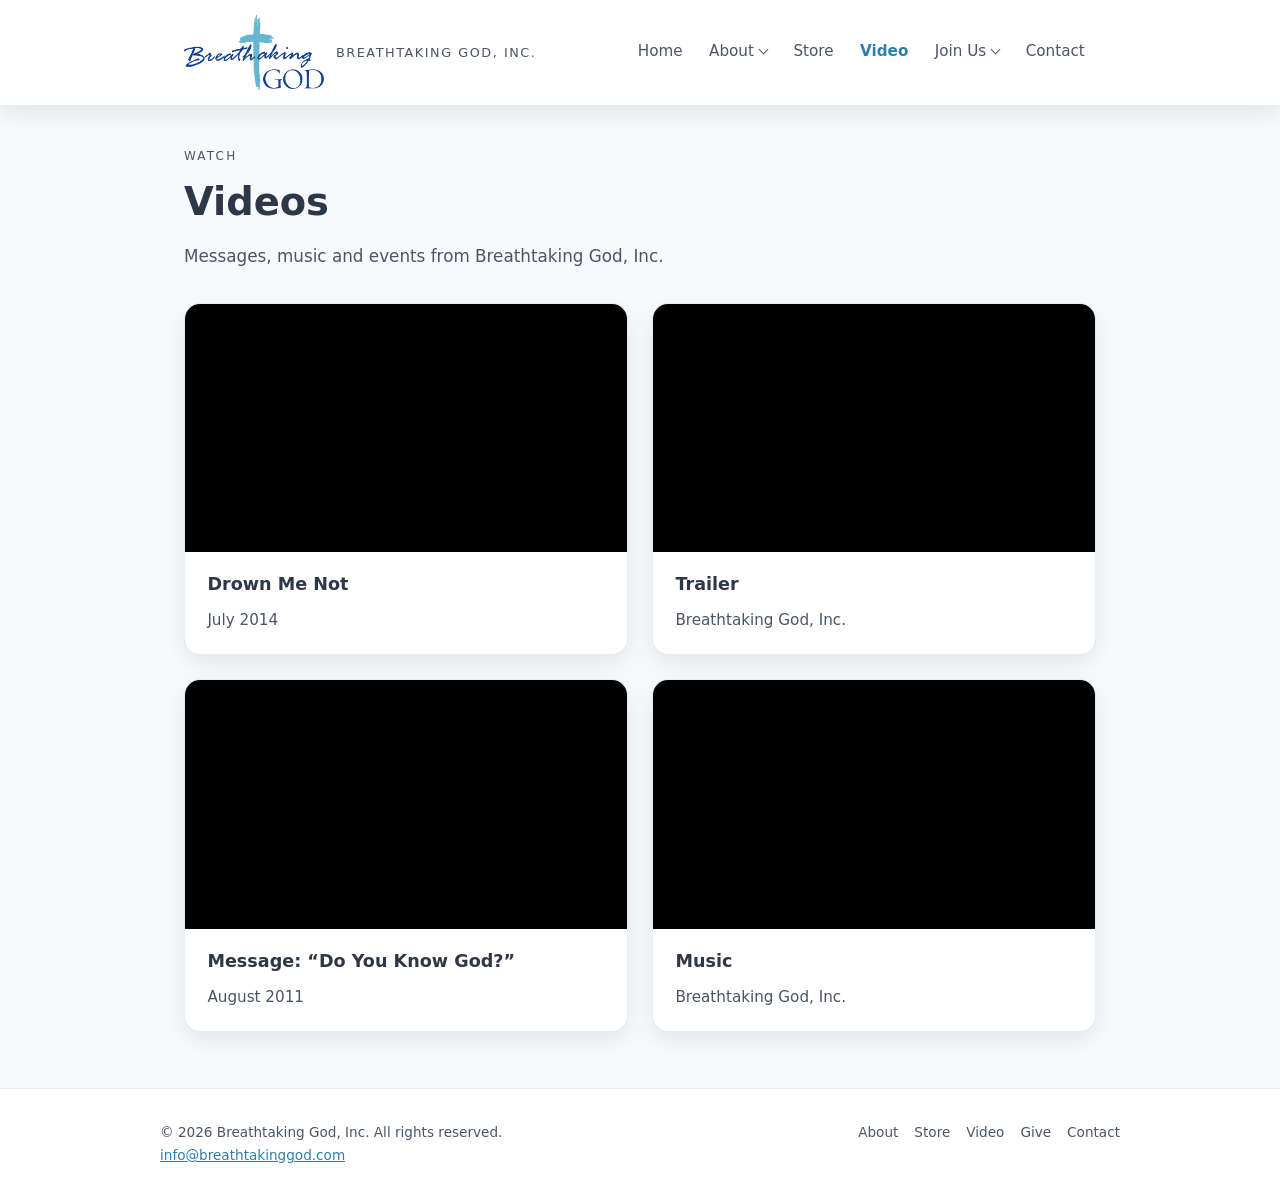
<file: video.html>
<!DOCTYPE html>
<html lang="en">
<head>
  <meta charset="UTF-8" />
  <meta name="viewport" content="width=device-width, initial-scale=1" />
  <title>Video – Breathtaking God, Inc.</title>
  <meta name="description" content="Watch messages, music and a trailer from Breathtaking God, Inc., including “Drown Me Not” and “Do You Know God?”" />
  <link rel="icon" href="favicon.png" />
  <link rel="preconnect" href="https://fonts.googleapis.com" />
  <link rel="preconnect" href="https://fonts.gstatic.com" crossorigin />
  <link href="https://fonts.googleapis.com/css2?family=Cormorant+Garamond:ital,wght@0,500;0,600;1,500&display=swap" rel="stylesheet" />
  <link rel="stylesheet" href="styles.css" />
</head>

<body>
  <a class="skip-link" href="#main">Skip to content</a>

  <header class="site-header">
    <div class="nav">
      <a class="nav-brand" href="index.html">
        <img class="nav-logo" src="BreathtakingGodLogo.png" alt="Breathtaking God logo" width="140" height="29" />
        <span class="nav-title">Breathtaking God, Inc.</span>
      </a>

      <button class="nav-toggle" type="button" aria-expanded="false" aria-controls="site-nav">Menu</button>

      <nav id="site-nav" class="nav-links" aria-label="Main">
        <ul>
        <li><a href="index.html">Home</a></li>
        <li class="has-sub"><a href="history.html">About</a><ul class="sub"><li><a href="history.html">History</a></li><li><a href="mission.html">Mission Statement</a></li><li><a href="what.html">What We Do</a></li></ul></li>
        <li><a href="store.html">Store</a></li>
        <li><a href="video.html" aria-current="page">Video</a></li>
        <li class="has-sub"><a href="join.html">Join Us</a><ul class="sub"><li><a href="give.html">Give</a></li><li><a href="designate.html">Designate</a></li></ul></li>
        <li><a href="contact.html">Contact</a></li>
        </ul>
      </nav>
    </div>
  </header>

  <main id="main">
    <section>
      <div class="page-head">
        <p class="section-label">Watch</p>
        <h1 class="section-title">Videos</h1>
        <p class="lead">Messages, music and events from Breathtaking God, Inc.</p>
      </div>

      <div class="grid grid-2">
        <article class="card video-card" id="drown-me-not">
          <div class="video-frame">
            <iframe src="https://www.youtube-nocookie.com/embed/tQ8lCxwUPJY?rel=0" title="Drown Me Not" loading="lazy"
                    allow="accelerometer; clipboard-write; encrypted-media; gyroscope; picture-in-picture; web-share"
                    referrerpolicy="strict-origin-when-cross-origin" allowfullscreen></iframe>
          </div>
          <div class="video-body">
            <h3>Drown Me Not</h3>
            <p>July 2014</p>
          </div>
        </article>
        <article class="card video-card" id="trailer">
          <div class="video-frame">
            <iframe src="https://www.youtube-nocookie.com/embed/De6RTGkCPVQ?rel=0" title="Trailer" loading="lazy"
                    allow="accelerometer; clipboard-write; encrypted-media; gyroscope; picture-in-picture; web-share"
                    referrerpolicy="strict-origin-when-cross-origin" allowfullscreen></iframe>
          </div>
          <div class="video-body">
            <h3>Trailer</h3>
            <p>Breathtaking God, Inc.</p>
          </div>
        </article>
        <article class="card video-card" id="message">
          <div class="video-frame">
            <iframe src="https://www.youtube-nocookie.com/embed/LFQxhLtg_2E?rel=0" title="Message: “Do You Know God?”" loading="lazy"
                    allow="accelerometer; clipboard-write; encrypted-media; gyroscope; picture-in-picture; web-share"
                    referrerpolicy="strict-origin-when-cross-origin" allowfullscreen></iframe>
          </div>
          <div class="video-body">
            <h3>Message: “Do You Know God?”</h3>
            <p>August 2011</p>
          </div>
        </article>
        <article class="card video-card" id="music">
          <div class="video-frame">
            <iframe src="https://www.youtube-nocookie.com/embed/in_ckpu-3tQ?rel=0" title="Music" loading="lazy"
                    allow="accelerometer; clipboard-write; encrypted-media; gyroscope; picture-in-picture; web-share"
                    referrerpolicy="strict-origin-when-cross-origin" allowfullscreen></iframe>
          </div>
          <div class="video-body">
            <h3>Music</h3>
            <p>Breathtaking God, Inc.</p>
          </div>
        </article>
      </div>
    </section>
  </main>

  <footer>
    <div class="footer-inner">
      <div>
        &copy; 2026 Breathtaking God, Inc. All rights reserved.<br />
        <a href="mailto:info@breathtakinggod.com">info@breathtakinggod.com</a>
      </div>
      <ul class="footer-links">
        <li><a href="history.html">About</a></li>
        <li><a href="store.html">Store</a></li>
        <li><a href="video.html">Video</a></li>
        <li><a href="give.html">Give</a></li>
        <li><a href="contact.html">Contact</a></li>
      </ul>
    </div>
  </footer>

  <script>
    (function () {
      var btn = document.querySelector('.nav-toggle');
      var nav = document.getElementById('site-nav');
      btn.addEventListener('click', function () {
        var open = nav.classList.toggle('open');
        btn.setAttribute('aria-expanded', open ? 'true' : 'false');
        btn.textContent = open ? 'Close' : 'Menu';
      });
    })();
  </script>

</body>
</html>
</file>
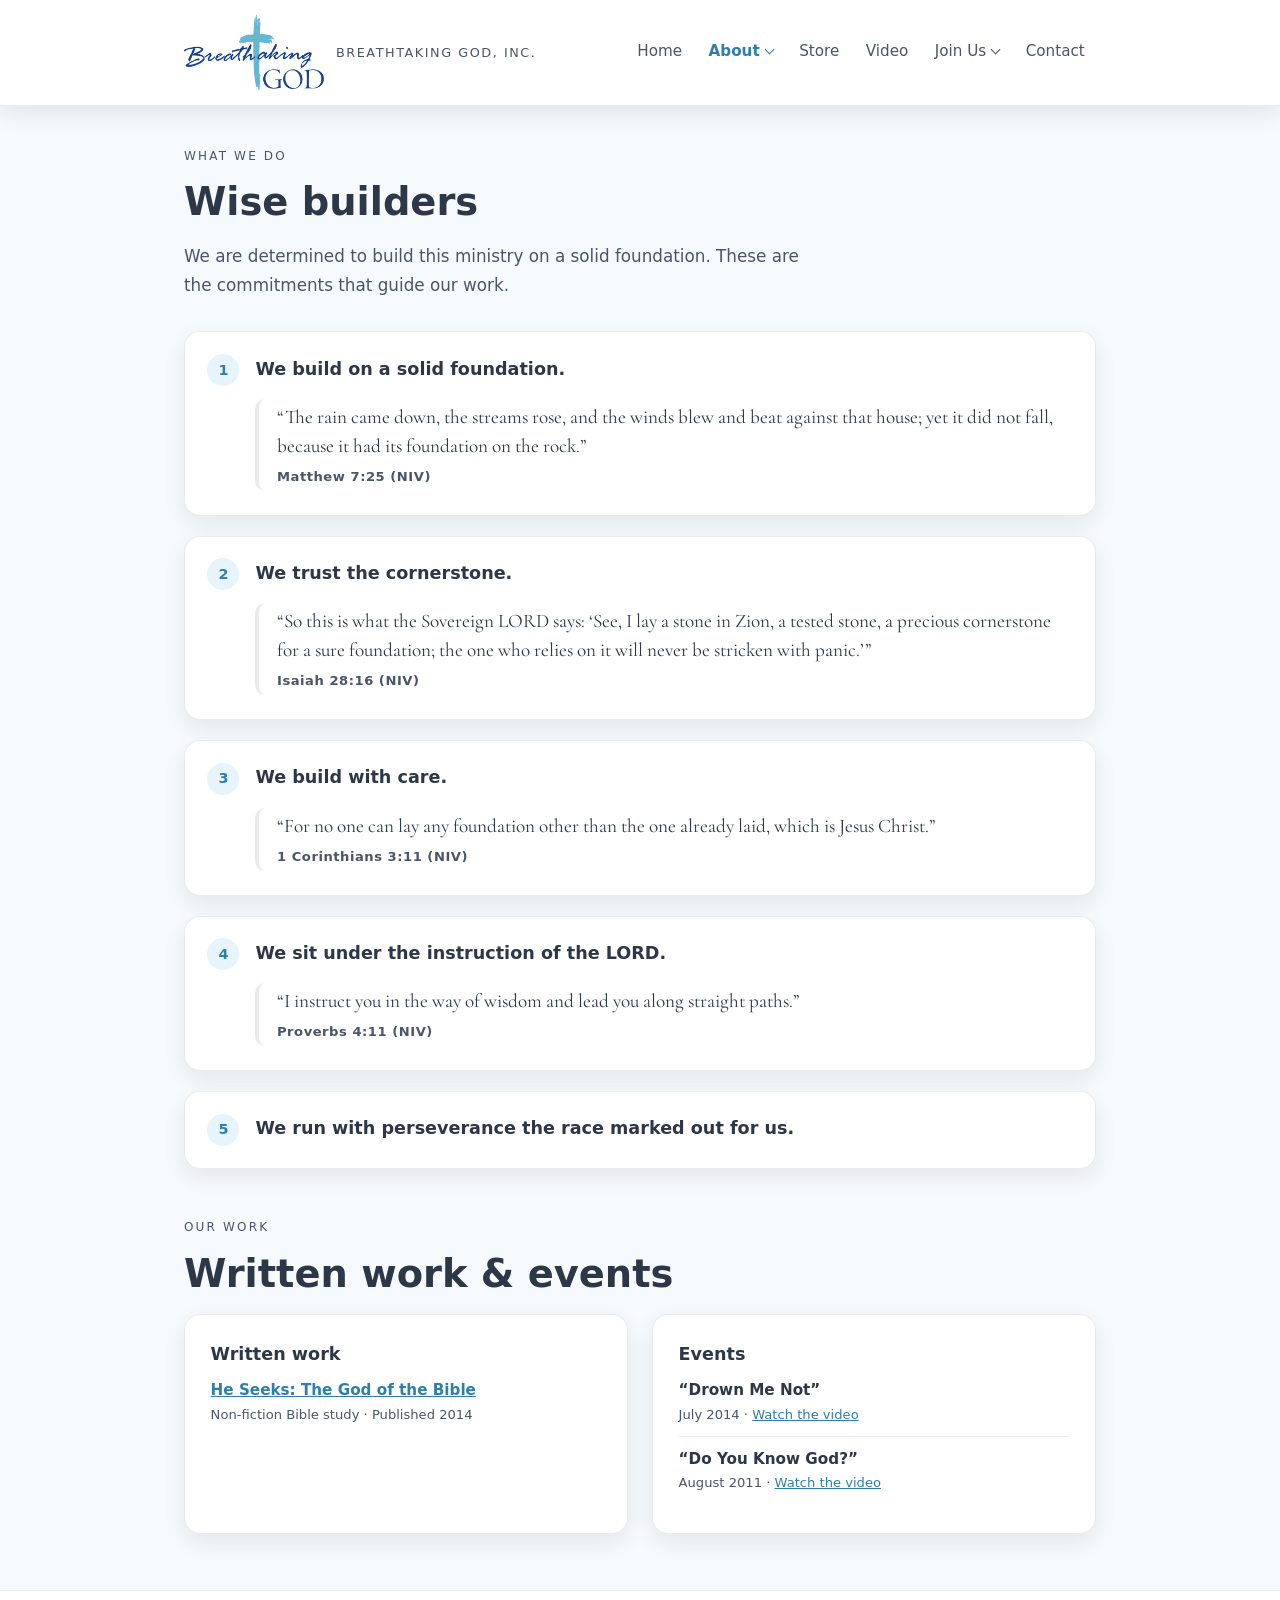
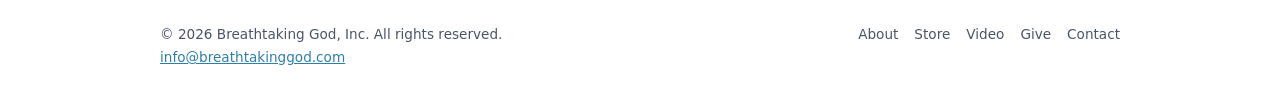
<file: what.html>
<!DOCTYPE html>
<html lang="en">
<head>
  <meta charset="UTF-8" />
  <meta name="viewport" content="width=device-width, initial-scale=1" />
  <title>What We Do – Breathtaking God, Inc.</title>
  <meta name="description" content="Wise builders: the commitments Breathtaking God, Inc. is built on, along with our published Bible study and past events." />
  <link rel="icon" href="favicon.png" />
  <link rel="preconnect" href="https://fonts.googleapis.com" />
  <link rel="preconnect" href="https://fonts.gstatic.com" crossorigin />
  <link href="https://fonts.googleapis.com/css2?family=Cormorant+Garamond:ital,wght@0,500;0,600;1,500&display=swap" rel="stylesheet" />
  <link rel="stylesheet" href="styles.css" />
</head>

<body>
  <a class="skip-link" href="#main">Skip to content</a>

  <header class="site-header">
    <div class="nav">
      <a class="nav-brand" href="index.html">
        <img class="nav-logo" src="BreathtakingGodLogo.png" alt="Breathtaking God logo" width="140" height="29" />
        <span class="nav-title">Breathtaking God, Inc.</span>
      </a>

      <button class="nav-toggle" type="button" aria-expanded="false" aria-controls="site-nav">Menu</button>

      <nav id="site-nav" class="nav-links" aria-label="Main">
        <ul>
        <li><a href="index.html">Home</a></li>
        <li class="has-sub is-active"><a href="history.html">About</a><ul class="sub"><li><a href="history.html">History</a></li><li><a href="mission.html">Mission Statement</a></li><li><a href="what.html" aria-current="page">What We Do</a></li></ul></li>
        <li><a href="store.html">Store</a></li>
        <li><a href="video.html">Video</a></li>
        <li class="has-sub"><a href="join.html">Join Us</a><ul class="sub"><li><a href="give.html">Give</a></li><li><a href="designate.html">Designate</a></li></ul></li>
        <li><a href="contact.html">Contact</a></li>
        </ul>
      </nav>
    </div>
  </header>

  <main id="main">
    <section>
      <div class="page-head">
        <p class="section-label">What we do</p>
        <h1 class="section-title">Wise builders</h1>
        <p class="lead">We are determined to build this ministry on a solid foundation. These are the commitments that guide our work.</p>
      </div>

      <ol class="commitments">
        <li>
          <h3>We build on a solid foundation.</h3>
          <blockquote class="verse verse--plain">
            “The rain came down, the streams rose, and the winds blew and beat against that house; yet it
            did not fall, because it had its foundation on the rock.”
            <cite>Matthew 7:25 (NIV)</cite>
          </blockquote>
        </li>
        <li>
          <h3>We trust the cornerstone.</h3>
          <blockquote class="verse verse--plain">
            “So this is what the Sovereign LORD says: ‘See, I lay a stone in Zion, a tested stone, a
            precious cornerstone for a sure foundation; the one who relies on it will never be stricken
            with panic.’”
            <cite>Isaiah 28:16 (NIV)</cite>
          </blockquote>
        </li>
        <li>
          <h3>We build with care.</h3>
          <blockquote class="verse verse--plain">
            “For no one can lay any foundation other than the one already laid, which is Jesus Christ.”
            <cite>1 Corinthians 3:11 (NIV)</cite>
          </blockquote>
        </li>
        <li>
          <h3>We sit under the instruction of the LORD.</h3>
          <blockquote class="verse verse--plain">
            “I instruct you in the way of wisdom and lead you along straight paths.”
            <cite>Proverbs 4:11 (NIV)</cite>
          </blockquote>
        </li>
        <li>
          <h3>We run with perseverance the race marked out for us.</h3>
        </li>
      </ol>
    </section>

    <section id="work">
      <p class="section-label">Our work</p>
      <h2 class="section-title">Written work &amp; events</h2>

      <div class="grid grid-2">
        <article class="card">
          <h3>Written work</h3>
          <ul class="work-list">
            <li>
              <strong><a href="store.html">He Seeks: The God of the Bible</a></strong>
              <span class="date">Non-fiction Bible study · Published 2014</span>
            </li>
          </ul>
        </article>

        <article class="card">
          <h3>Events</h3>
          <ul class="work-list">
            <li>
              <strong>“Drown Me Not”</strong>
              <span class="date">July 2014 · <a href="video.html#drown-me-not">Watch the video</a></span>
            </li>
            <li>
              <strong>“Do You Know God?”</strong>
              <span class="date">August 2011 · <a href="video.html#message">Watch the video</a></span>
            </li>
          </ul>
        </article>
      </div>
    </section>
  </main>

  <footer>
    <div class="footer-inner">
      <div>
        &copy; 2026 Breathtaking God, Inc. All rights reserved.<br />
        <a href="mailto:info@breathtakinggod.com">info@breathtakinggod.com</a>
      </div>
      <ul class="footer-links">
        <li><a href="history.html">About</a></li>
        <li><a href="store.html">Store</a></li>
        <li><a href="video.html">Video</a></li>
        <li><a href="give.html">Give</a></li>
        <li><a href="contact.html">Contact</a></li>
      </ul>
    </div>
  </footer>

  <script>
    (function () {
      var btn = document.querySelector('.nav-toggle');
      var nav = document.getElementById('site-nav');
      btn.addEventListener('click', function () {
        var open = nav.classList.toggle('open');
        btn.setAttribute('aria-expanded', open ? 'true' : 'false');
        btn.textContent = open ? 'Close' : 'Menu';
      });
    })();
  </script>

</body>
</html>
</file>
<file: styles.css>
/* Breathtaking God, Inc. — shared styles */
:root {
  --bg: #f7fafc;
  --bg-alt: #ffffff;
  --accent: #4fa3d1;
  --accent-dark: #2f7fab;
  --accent-light: #e8f4fb;
  --text: #2d3748;
  --muted: #4a5568;
  --card: #ffffff;
  --border: rgba(0,0,0,0.08);
  --radius-lg: 16px;
  --radius-sm: 10px;
  --max-width: 960px;
  --shadow: 0 8px 22px rgba(0,0,0,0.08);
  --serif: "Cormorant Garamond", Georgia, "Times New Roman", serif;
  --header-h: 72px;
}

* { box-sizing: border-box; margin: 0; padding: 0; }

html { scroll-behavior: smooth; }
[id] { scroll-margin-top: calc(var(--header-h) + 24px); }

body {
  font-family: "Segoe UI", system-ui, -apple-system, sans-serif;
  background: var(--bg);
  color: var(--text);
  line-height: 1.7;
}

img { max-width: 100%; height: auto; display: block; }
a { color: var(--accent-dark); }
a:hover { color: var(--accent); }

.skip-link {
  position: absolute; left: -9999px; top: 0;
  background: var(--accent); color: #fff; padding: .5rem 1rem; z-index: 100;
}
.skip-link:focus { left: 1rem; top: 1rem; }

/* ---------- Header / nav ---------- */
.site-header {
  background: var(--bg-alt);
  border-bottom: 1px solid var(--border);
  box-shadow: var(--shadow);
  position: sticky;
  top: 0;
  z-index: 20;
}

.nav {
  max-width: var(--max-width);
  margin: 0 auto;
  padding: 0.9rem 1.5rem;
  display: flex;
  align-items: center;
  justify-content: space-between;
  gap: 1rem;
  min-height: var(--header-h);
}

.nav-brand {
  display: flex;
  align-items: center;
  gap: 0.75rem;
  text-decoration: none;
}

.nav-logo { width: 140px; height: auto; }

.nav-title {
  font-size: 0.8rem;
  letter-spacing: 0.12em;
  text-transform: uppercase;
  color: var(--muted);
  white-space: nowrap;
}

.nav-links > ul {
  list-style: none;
  display: flex;
  gap: 0.25rem;
  font-size: 0.95rem;
}

.nav-links li { position: relative; }

.nav-links a {
  display: block;
  padding: 0.4rem 0.7rem;
  border-radius: 8px;
  color: var(--muted);
  text-decoration: none;
  white-space: nowrap;
}

.nav-links a:hover,
.nav-links a:focus-visible { color: var(--accent-dark); background: var(--accent-light); }

.nav-links a[aria-current="page"],
.nav-links .is-active > a { color: var(--accent-dark); font-weight: 600; }

.has-sub > a::after {
  content: "";
  display: inline-block;
  width: 0.4em; height: 0.4em;
  margin-left: 0.4em;
  border-right: 1.5px solid currentColor;
  border-bottom: 1.5px solid currentColor;
  transform: translateY(-0.2em) rotate(45deg);
}

.sub {
  list-style: none;
  position: absolute;
  top: 100%;
  left: 0;
  min-width: 190px;
  padding: 0.4rem;
  background: var(--bg-alt);
  border: 1px solid var(--border);
  border-radius: var(--radius-sm);
  box-shadow: var(--shadow);
  opacity: 0;
  visibility: hidden;
  transform: translateY(4px);
  transition: opacity .15s, transform .15s, visibility .15s;
}

.has-sub:hover > .sub,
.has-sub:focus-within > .sub { opacity: 1; visibility: visible; transform: none; }

.nav-toggle {
  display: none;
  font: inherit;
  font-size: 0.9rem;
  padding: 0.45rem 0.9rem;
  border: 1px solid var(--border);
  border-radius: 8px;
  background: var(--bg-alt);
  color: var(--text);
  cursor: pointer;
}

/* ---------- Layout ---------- */
main {
  max-width: var(--max-width);
  margin: 0 auto;
  padding: 2.5rem 1.5rem 3.5rem;
}

section + section { margin-top: 3rem; }

.section-label {
  text-transform: uppercase;
  letter-spacing: 0.18em;
  font-size: 0.75rem;
  color: var(--muted);
  margin-bottom: 0.75rem;
}

.section-title {
  font-size: clamp(1.8rem, 3vw, 2.4rem);
  font-weight: 600;
  line-height: 1.25;
  margin-bottom: 1rem;
  color: var(--text);
}

.lead {
  font-size: 1.05rem;
  color: var(--muted);
  max-width: 40rem;
  margin-bottom: 1.25rem;
}

.page-head { margin-bottom: 2rem; }
.page-head .lead { margin-bottom: 0; }

/* ---------- Hero ---------- */
.hero {
  display: grid;
  grid-template-columns: minmax(0, 3fr) minmax(0, 2fr);
  gap: 2.5rem;
  align-items: center;
}

.hero-intro {
  font-size: 1.05rem;
  color: var(--muted);
  max-width: 34rem;
  margin-bottom: 1.25rem;
}

.hero-meta {
  display: flex;
  flex-wrap: wrap;
  gap: 0.5rem 1.25rem;
  font-size: 0.9rem;
  color: var(--muted);
}

.hero-card {
  background: var(--bg-alt);
  border-radius: var(--radius-lg);
  padding: 1.9rem;
  border: 1px solid var(--border);
  box-shadow: var(--shadow);
}

.hero-card h2 {
  font-size: 1rem;
  text-transform: uppercase;
  letter-spacing: 0.12em;
  color: var(--muted);
  margin-bottom: 0.75rem;
}

.hero-card p { font-size: 0.95rem; color: var(--text); }
.hero-card p + p { margin-top: 0.75rem; }

/* ---------- Verses ---------- */
.verse {
  margin-top: 1.5rem;
  padding: 1rem 1.2rem;
  border-radius: var(--radius-sm);
  background: var(--accent-light);
  border-left: 4px solid var(--accent);
  font-family: var(--serif);
  font-size: 1.2rem;
  line-height: 1.5;
  color: var(--text);
}

.verse cite {
  display: block;
  margin-top: 0.4rem;
  font-family: "Segoe UI", system-ui, sans-serif;
  font-style: normal;
  font-size: 0.82rem;
  font-weight: 600;
  letter-spacing: 0.04em;
  color: var(--muted);
}

.verse--plain { background: transparent; border-left-color: var(--border); padding: 0.25rem 0 0.25rem 1.1rem; margin-top: 0.9rem; }

/* ---------- Cards & grids ---------- */
.grid {
  display: grid;
  grid-template-columns: repeat(auto-fit, minmax(240px, 1fr));
  gap: 1.5rem;
}

.grid-2 { grid-template-columns: repeat(auto-fit, minmax(300px, 1fr)); }

.card {
  background: var(--card);
  border-radius: var(--radius-lg);
  padding: 1.6rem 1.6rem 1.8rem;
  border: 1px solid var(--border);
  box-shadow: var(--shadow);
}

.card h3 { font-size: 1.1rem; margin-bottom: 0.5rem; color: var(--text); }
.card p { font-size: 0.95rem; color: var(--muted); }
.card p + p { margin-top: 0.6rem; }

a.card {
  display: block;
  text-decoration: none;
  transition: transform .15s, box-shadow .15s, border-color .15s;
}
a.card:hover { transform: translateY(-2px); border-color: var(--accent); box-shadow: 0 12px 28px rgba(0,0,0,0.1); }
a.card .more { display: inline-block; margin-top: 0.8rem; font-size: 0.9rem; font-weight: 600; color: var(--accent-dark); }

.tag {
  display: inline-flex;
  align-items: center;
  font-size: 0.75rem;
  text-transform: uppercase;
  letter-spacing: 0.16em;
  color: var(--accent-dark);
  background: var(--accent-light);
  border-radius: 999px;
  padding: 0.25rem 0.7rem;
  margin-bottom: 0.6rem;
}

.definition {
  font-family: var(--serif);
  font-size: 1.35rem;
  line-height: 1.45;
  color: var(--text);
  max-width: 40rem;
  margin-bottom: 1.5rem;
}
.definition em { color: var(--muted); font-size: 1rem; font-family: "Segoe UI", system-ui, sans-serif; letter-spacing: .04em; }

/* ---------- Scripture pair ---------- */
.scripture-block {
  display: grid;
  grid-template-columns: minmax(0, 1.3fr) minmax(0, 1fr);
  gap: 1.5rem;
}

.scripture-card {
  background: var(--bg-alt);
  border-radius: var(--radius-lg);
  padding: 1.6rem 1.7rem;
  border: 1px solid var(--border);
  box-shadow: var(--shadow);
}

.scripture-card h3 {
  font-size: 0.85rem;
  text-transform: uppercase;
  letter-spacing: 0.16em;
  margin-bottom: 0.75rem;
  color: var(--accent-dark);
}

.scripture-text {
  font-family: var(--serif);
  font-style: italic;
  font-size: 1.2rem;
  line-height: 1.5;
  color: var(--text);
  margin-bottom: 0.6rem;
}

.scripture-ref { font-size: 0.85rem; color: var(--muted); font-weight: 600; }

/* ---------- Mission ---------- */
.statement {
  background: var(--bg-alt);
  border: 1px solid var(--border);
  border-radius: var(--radius-lg);
  box-shadow: var(--shadow);
  padding: clamp(1.6rem, 4vw, 2.75rem);
  font-family: var(--serif);
  font-size: clamp(1.3rem, 2.4vw, 1.65rem);
  line-height: 1.5;
  color: var(--text);
}
.statement p + p { margin-top: 0.9rem; }

/* ---------- Commitments (What) ---------- */
.commitments { list-style: none; counter-reset: c; display: grid; gap: 1.25rem; }

.commitments > li {
  counter-increment: c;
  position: relative;
  background: var(--card);
  border: 1px solid var(--border);
  border-radius: var(--radius-lg);
  box-shadow: var(--shadow);
  padding: 1.4rem 1.6rem 1.5rem 4.4rem;
}

.commitments > li::before {
  content: counter(c);
  position: absolute;
  left: 1.4rem; top: 1.35rem;
  width: 2rem; height: 2rem;
  border-radius: 50%;
  display: grid; place-items: center;
  background: var(--accent-light);
  color: var(--accent-dark);
  font-weight: 700;
  font-size: 0.9rem;
}

.commitments h3 { font-size: 1.1rem; }

.work-list { list-style: none; }
.work-list li { padding: 0.6rem 0; border-top: 1px solid var(--border); font-size: 0.95rem; color: var(--muted); }
.work-list li:first-child { border-top: 0; padding-top: 0; }
.work-list strong { color: var(--text); font-weight: 600; }
.work-list .date { display: block; font-size: 0.82rem; }

/* ---------- Store ---------- */
.book {
  display: grid;
  grid-template-columns: minmax(0, 1fr) minmax(0, 1.4fr);
  gap: 2.5rem;
  align-items: start;
}

.book-cover {
  background: var(--accent-light);
  border-radius: var(--radius-lg);
  box-shadow: var(--shadow);
  overflow: hidden;
  aspect-ratio: 808 / 1052;
  display: grid;
  place-items: center;
}
.book-cover img { width: 100%; height: 100%; object-fit: cover; }
.book-cover .fallback { font-family: var(--serif); font-size: 1.8rem; text-align: center; color: var(--accent-dark); padding: 1rem; }

.book h2 { font-size: clamp(1.6rem, 3vw, 2rem); line-height: 1.2; }
.book .subtitle { color: var(--muted); margin-bottom: 1rem; }
.price { font-size: 1.6rem; font-weight: 600; color: var(--text); }
.price small { font-size: 0.9rem; font-weight: 400; color: var(--muted); }

.chips { display: flex; flex-wrap: wrap; gap: 0.5rem; margin: 1.25rem 0; list-style: none; }
.chips li { font-size: 0.85rem; padding: 0.3rem 0.8rem; border-radius: 999px; border: 1px solid var(--border); background: var(--bg-alt); color: var(--muted); }

.step-num {
  display: inline-grid; place-items: center;
  width: 1.8rem; height: 1.8rem; border-radius: 50%;
  background: var(--accent); color: #fff; font-weight: 700; font-size: 0.85rem;
  margin-bottom: 0.6rem;
}

/* ---------- Forms & buttons ---------- */
.btn {
  display: inline-flex;
  align-items: center;
  justify-content: center;
  gap: 0.4rem;
  font: inherit;
  font-weight: 600;
  font-size: 0.95rem;
  padding: 0.7rem 1.3rem;
  border-radius: 999px;
  border: 1px solid var(--accent);
  background: var(--accent);
  color: #fff;
  text-decoration: none;
  cursor: pointer;
  transition: background .15s, border-color .15s;
}
.btn:hover { background: var(--accent-dark); border-color: var(--accent-dark); color: #fff; }
.btn-ghost { background: transparent; color: var(--accent-dark); }
.btn-ghost:hover { background: var(--accent-light); color: var(--accent-dark); }

.actions { display: flex; flex-wrap: wrap; gap: 0.75rem; margin-top: 1.25rem; }

.form { display: grid; gap: 1rem; }
.field { display: grid; gap: 0.35rem; }
.field label { font-size: 0.9rem; font-weight: 600; color: var(--text); }
.field .hint { font-size: 0.82rem; color: var(--muted); font-weight: 400; }

.field input,
.field textarea,
.field select {
  font: inherit;
  font-size: 1rem;
  width: 100%;
  padding: 0.65rem 0.8rem;
  border: 1px solid rgba(0,0,0,0.18);
  border-radius: var(--radius-sm);
  background: #fff;
  color: var(--text);
}
.field textarea { min-height: 150px; resize: vertical; }
.field input:focus, .field textarea:focus, .field select:focus {
  outline: 2px solid var(--accent); outline-offset: 1px; border-color: var(--accent);
}

.amount-wrap { position: relative; max-width: 220px; }
.amount-wrap span { position: absolute; left: 0.85rem; top: 50%; transform: translateY(-50%); color: var(--muted); }
.amount-wrap input { padding-left: 1.7rem; }

.presets { display: flex; flex-wrap: wrap; gap: 0.5rem; }
.presets button {
  font: inherit; font-size: 0.9rem; padding: 0.4rem 0.95rem; border-radius: 999px;
  border: 1px solid var(--border); background: var(--bg-alt); color: var(--text); cursor: pointer;
}
.presets button:hover, .presets button.is-on { border-color: var(--accent); background: var(--accent-light); color: var(--accent-dark); }

.form-note { font-size: 0.82rem; color: var(--muted); }

/* ---------- Video ---------- */
.video-card { padding: 0; overflow: hidden; }
.video-frame { position: relative; aspect-ratio: 16 / 9; background: #000; }
.video-frame iframe { position: absolute; inset: 0; width: 100%; height: 100%; border: 0; }
.video-body { padding: 1.1rem 1.4rem 1.3rem; }

/* ---------- Footer ---------- */
footer {
  border-top: 1px solid var(--border);
  background: var(--bg-alt);
  padding: 2rem 1.5rem;
  font-size: 0.85rem;
  color: var(--muted);
}

.footer-inner {
  max-width: var(--max-width);
  margin: 0 auto;
  display: flex;
  flex-wrap: wrap;
  justify-content: space-between;
  gap: 1rem;
}

.footer-links { display: flex; flex-wrap: wrap; gap: 0.25rem 1rem; list-style: none; }
.footer-links a { color: var(--muted); text-decoration: none; }
.footer-links a:hover { color: var(--accent-dark); }

/* ---------- Responsive ---------- */
@media (max-width: 860px) {
  .nav { flex-wrap: wrap; }
  .nav-title { display: none; }
  .nav-toggle { display: inline-block; }
  .nav-links { display: none; width: 100%; }
  .nav-links.open { display: block; }
  .nav-links > ul { flex-direction: column; gap: 0; padding: 0.5rem 0 0.25rem; }
  .nav-links a { padding: 0.6rem 0.5rem; }
  .has-sub > a::after { display: none; }
  .sub {
    position: static; opacity: 1; visibility: visible; transform: none;
    box-shadow: none; border: 0; padding: 0 0 0 1rem; min-width: 0; background: transparent;
  }
}

@media (max-width: 768px) {
  main { padding: 2rem 1rem 3rem; }
  .nav { padding: 0.75rem 1rem; }
  .hero, .scripture-block, .book { grid-template-columns: minmax(0, 1fr); gap: 1.75rem; }
  .book-cover { max-width: 320px; }
  .commitments > li { padding: 1.2rem 1.2rem 1.3rem 3.8rem; }
  .commitments > li::before { left: 1rem; top: 1.15rem; }
}

.grid-4 { grid-template-columns: repeat(auto-fit, minmax(200px, 1fr)); }
</file>
